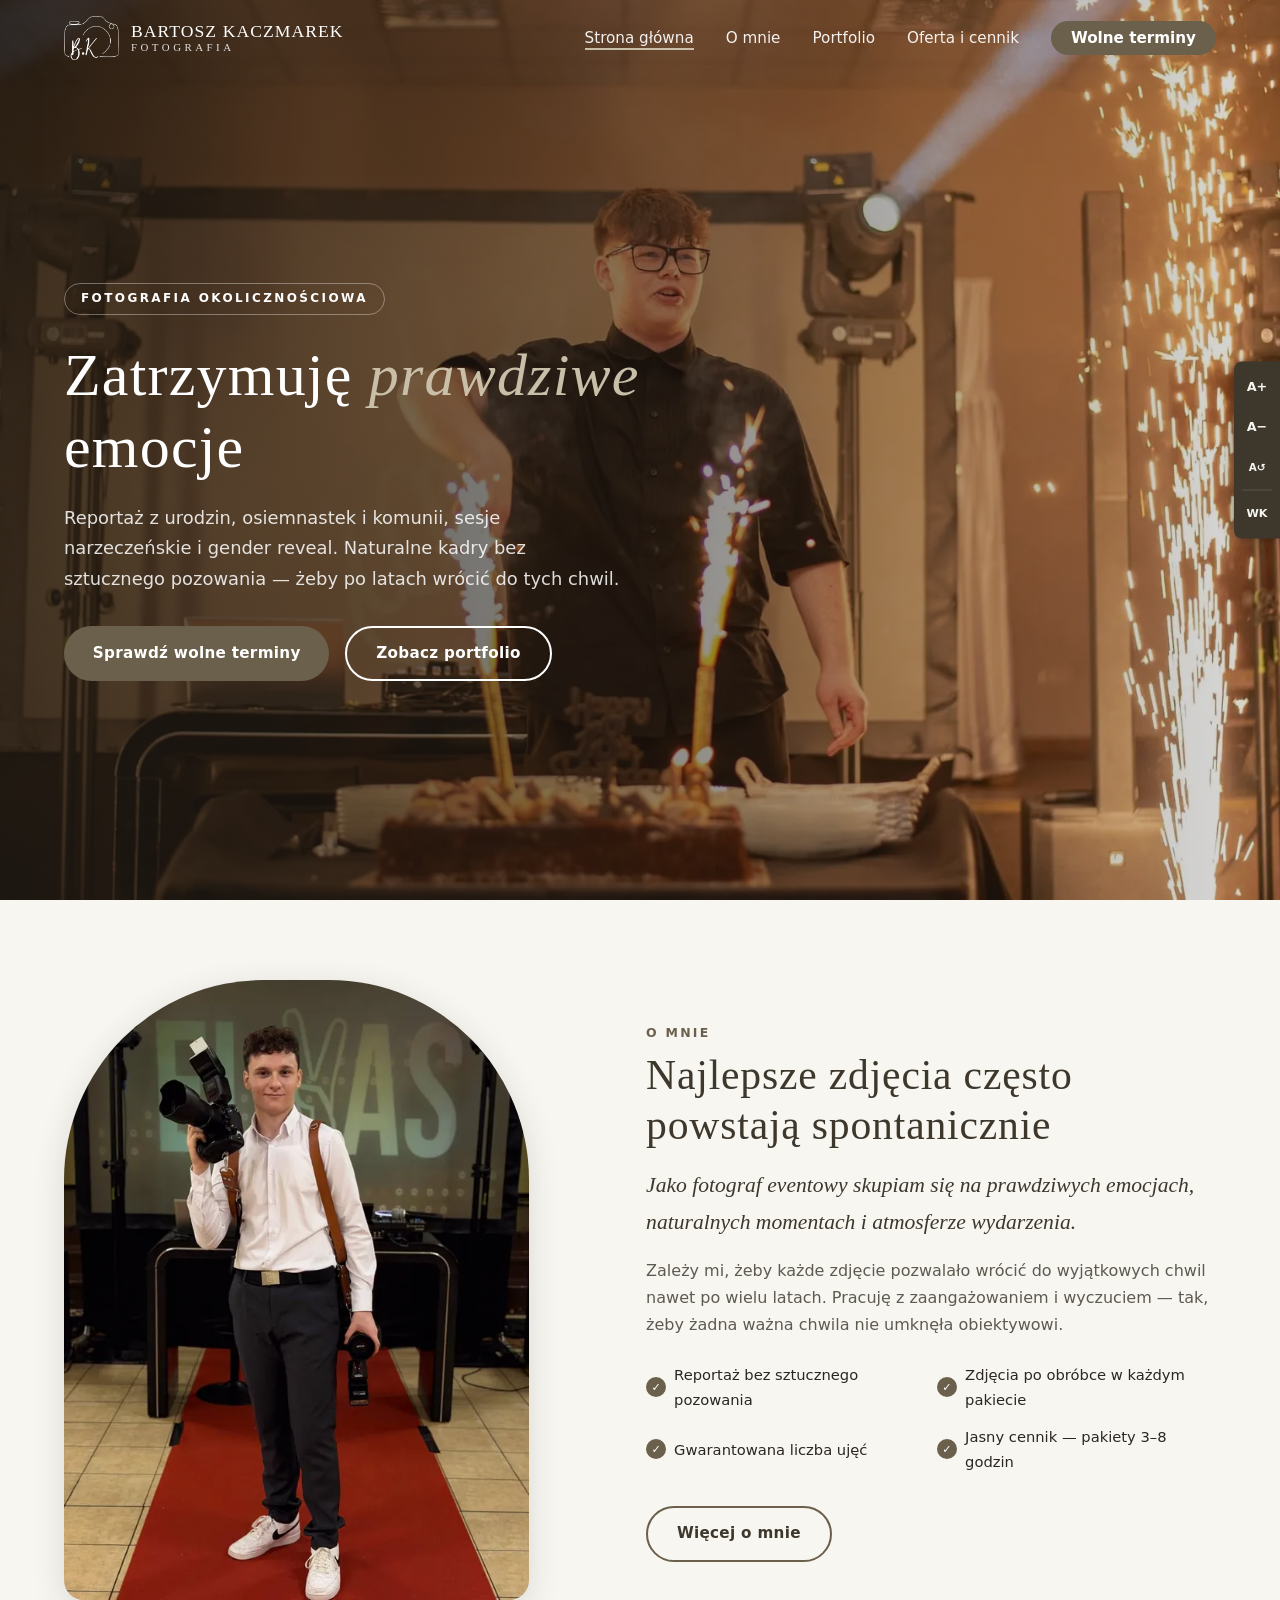
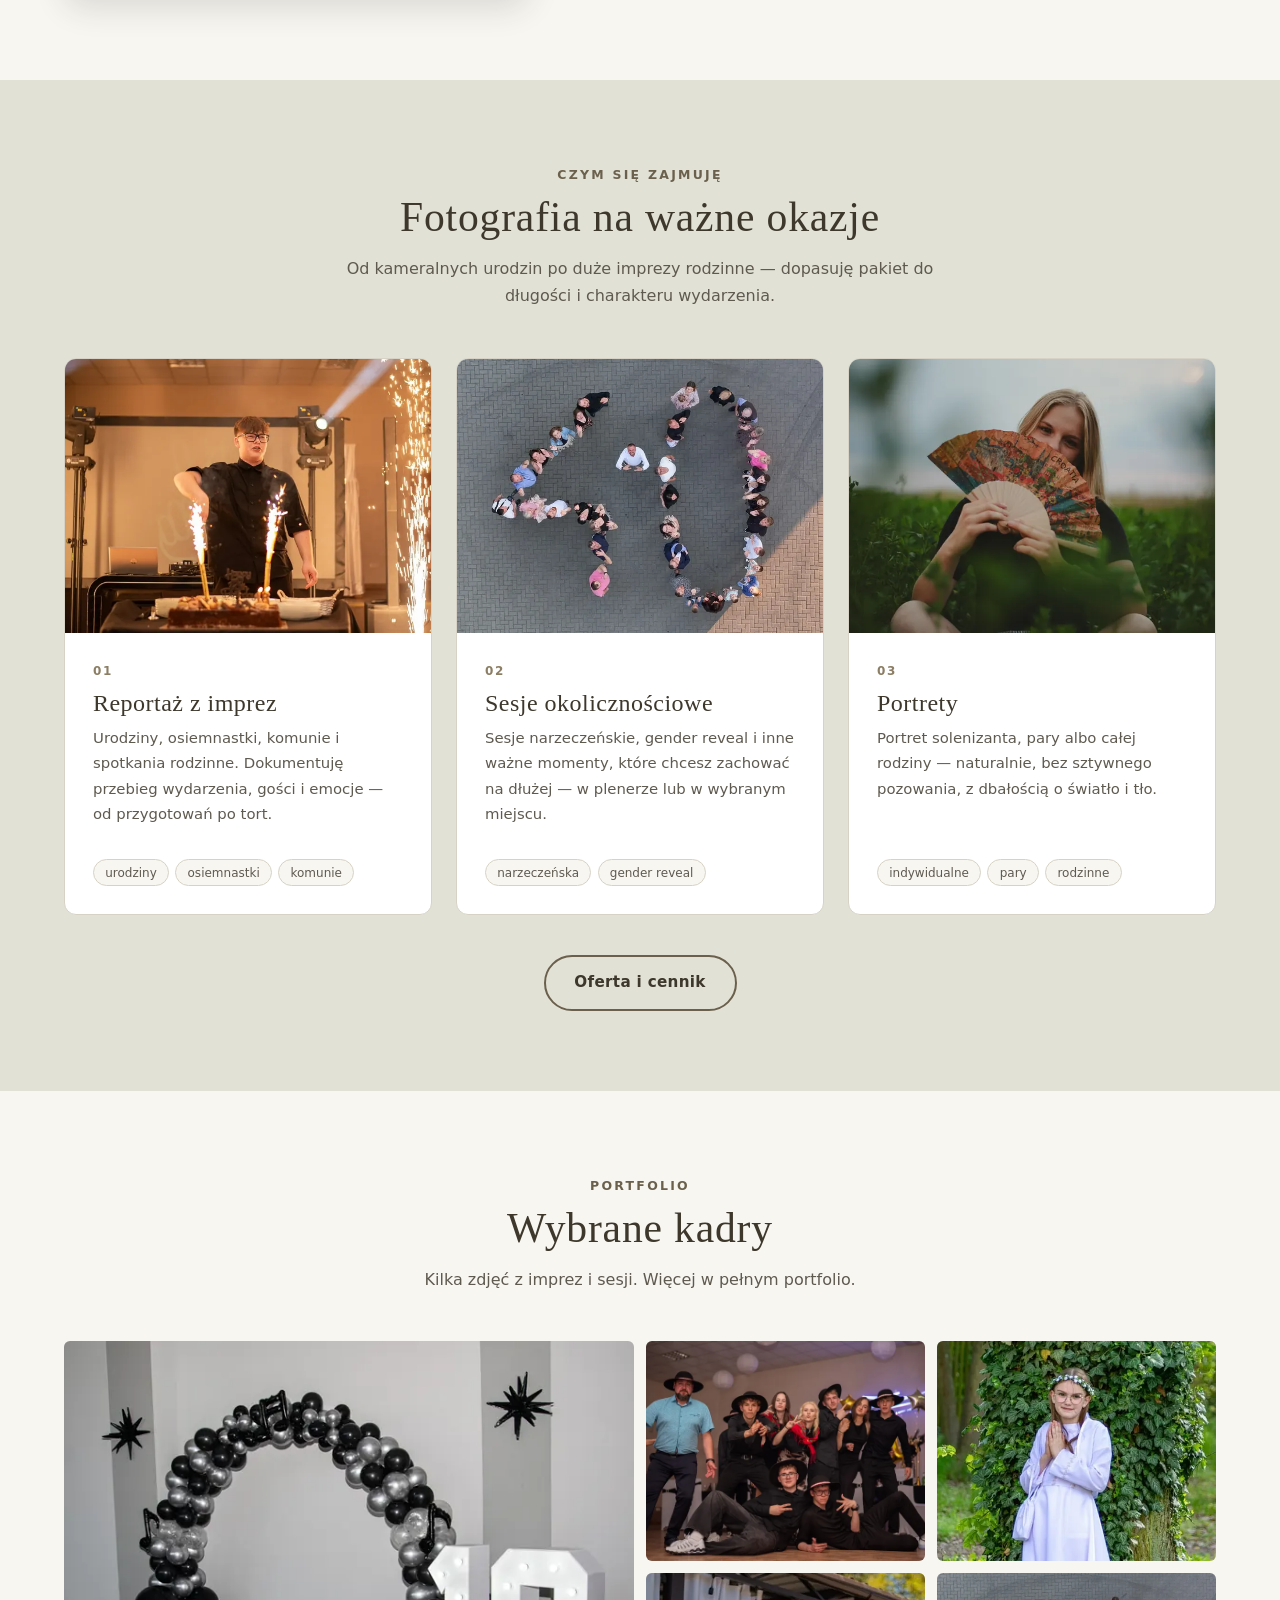
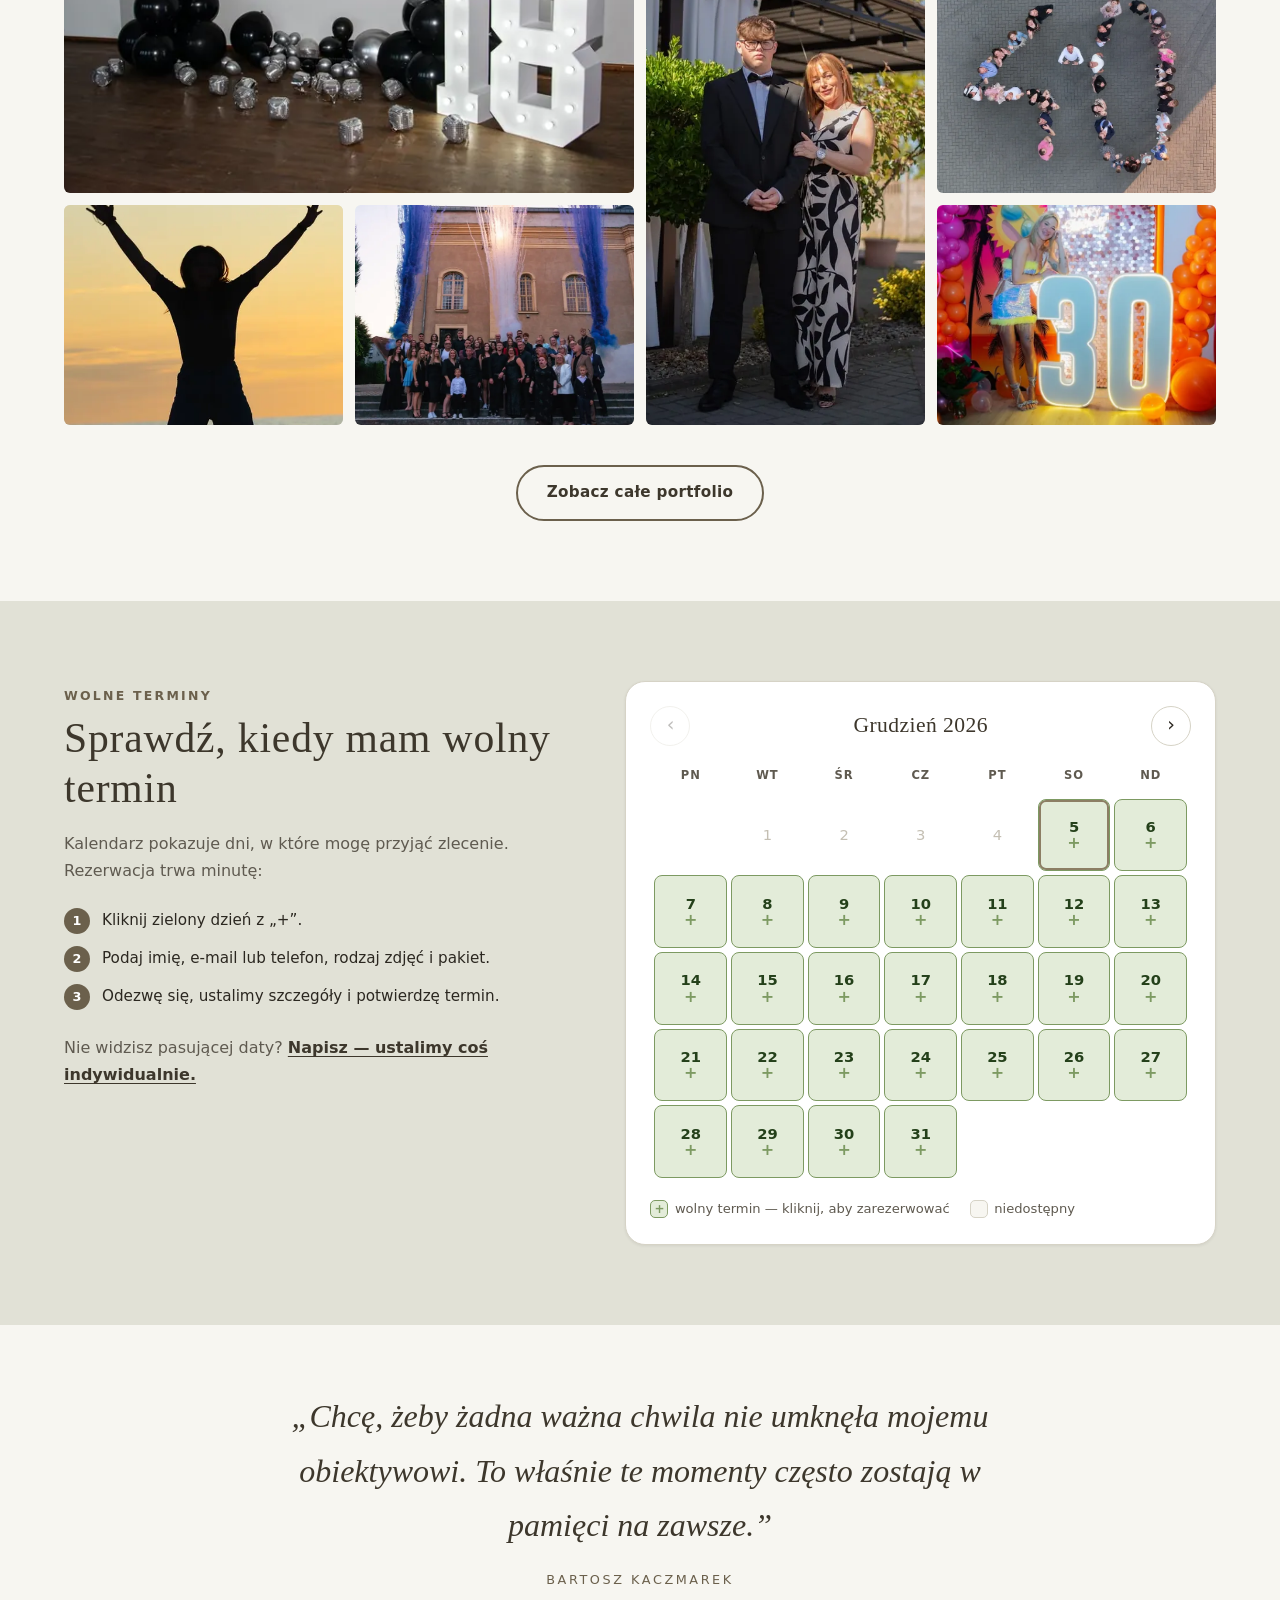
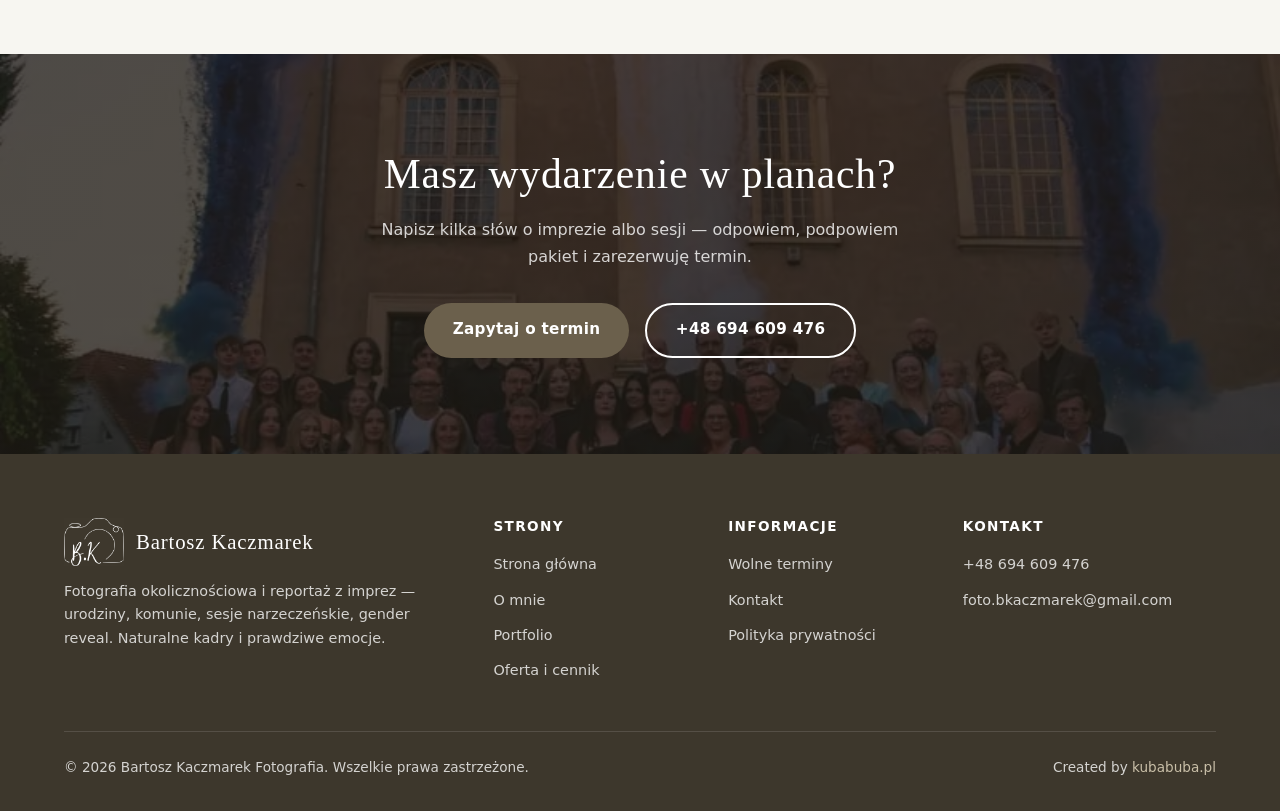
<file: index.html>
<!DOCTYPE html>
<html lang="pl">
<head>
  <meta charset="UTF-8">
  <meta name="viewport" content="width=device-width, initial-scale=1.0">
  <title>Bartosz Kaczmarek Fotografia — reportaż z imprez i sesje okolicznościowe</title>
  <meta name="description" content="Fotograf eventowy: reportaż z urodzin, osiemnastek i komunii, sesje narzeczeńskie i gender reveal. Sprawdź wolne terminy i zarezerwuj online.">
  <meta property="og:title" content="Bartosz Kaczmarek Fotografia">
  <meta property="og:description" content="Reportaż z imprez okolicznościowych i sesje zdjęciowe. Naturalne kadry i prawdziwe emocje.">
  <meta property="og:type" content="website">
  <meta property="og:locale" content="pl_PL">
  <!-- TODO po ustaleniu domeny: og:url, og:image (adres bezwzględny do assets/img/og-image.jpg), canonical -->
  <meta name="theme-color" content="#3d372c">
  <link rel="icon" type="image/png" href="favicon.png">
  <link rel="apple-touch-icon" href="apple-touch-icon.png">
  <link rel="preload" as="image" href="assets/img/hero.webp" fetchpriority="high">
  <link rel="stylesheet" href="assets/css/style.css">
  <script type="application/ld+json">
  {
    "@context": "https://schema.org",
    "@type": "LocalBusiness",
    "name": "Bartosz Kaczmarek Fotografia",
    "description": "Fotografia okolicznościowa: reportaż z imprez (urodziny, osiemnastki, komunie), sesje narzeczeńskie, gender reveal, portrety.",
    "telephone": "+48694609476",
    "email": "foto.bkaczmarek@gmail.com",
    "priceRange": "300–850 zł",
    "currenciesAccepted": "PLN"
  }
  </script>
</head>
<body data-page="home">

  <!-- Header (injected by components.js) -->
  <div id="header-placeholder"></div>

  <main id="main">

    <!-- ── HERO ──────────────────────────────────────────── -->
    <section id="hero">
      <div class="hero-bg">
        <img src="assets/img/hero.webp" alt="" width="1599" height="1067" fetchpriority="high">
      </div>
      <div class="container">
        <div class="hero-inner">
          <span class="hero-label">Fotografia okolicznościowa</span>
          <h1>Zatrzymuję <em>prawdziwe</em> emocje</h1>
          <p>Reportaż z urodzin, osiemnastek i komunii, sesje narzeczeńskie i gender reveal. Naturalne kadry bez sztucznego pozowania — żeby po latach wrócić do tych chwil.</p>
          <div class="hero-actions">
            <a href="#terminy" class="btn btn-primary">Sprawdź wolne terminy</a>
            <a href="portfolio.html" class="btn btn-outline">Zobacz portfolio</a>
          </div>
        </div>
      </div>
    </section>

    <!-- ── ABOUT PREVIEW ─────────────────────────────────── -->
    <section id="about-preview">
      <div class="container">
        <div class="about-grid">
          <div class="about-image reveal-left">
            <img src="assets/img/bartek-portret-sm.webp" alt="Bartosz Kaczmarek z aparatami na sali przed imprezą" width="600" height="800" loading="lazy" class="img-top">
          </div>
          <div class="about-content reveal-right">
            <span class="label">O mnie</span>
            <h2>Najlepsze zdjęcia często powstają spontanicznie</h2>
            <p class="lead">Jako fotograf eventowy skupiam się na prawdziwych emocjach, naturalnych momentach i atmosferze wydarzenia.</p>
            <p>Zależy mi, żeby każde zdjęcie pozwalało wrócić do wyjątkowych chwil nawet po wielu latach. Pracuję z zaangażowaniem i wyczuciem — tak, żeby żadna ważna chwila nie umknęła obiektywowi.</p>
            <div class="about-features">
              <span class="about-feature">Reportaż bez sztucznego pozowania</span>
              <span class="about-feature">Zdjęcia po obróbce w każdym pakiecie</span>
              <span class="about-feature">Gwarantowana liczba ujęć</span>
              <span class="about-feature">Jasny cennik — pakiety 3–8 godzin</span>
            </div>
            <a href="o-mnie.html" class="btn btn-outline-dark">Więcej o mnie</a>
          </div>
        </div>
      </div>
    </section>

    <!-- ── SERVICES ──────────────────────────────────────── -->
    <section id="services-preview" class="alt">
      <div class="container">
        <div class="section-header reveal">
          <span class="label">Czym się zajmuję</span>
          <h2>Fotografia na ważne okazje</h2>
          <p>Od kameralnych urodzin po duże imprezy rodzinne — dopasuję pakiet do długości i charakteru wydarzenia.</p>
        </div>
        <div class="services-grid">
          <article class="service-card reveal" data-delay="0">
            <div class="service-photo"><img src="assets/img/portfolio/tort-fontanny-sm.webp" alt="Wniesienie tortu z zimnymi ogniami podczas przyjęcia" width="720" height="480" loading="lazy"></div>
            <div class="service-body">
              <div class="service-num">01</div>
              <h3>Reportaż z imprez</h3>
              <p>Urodziny, osiemnastki, komunie i spotkania rodzinne. Dokumentuję przebieg wydarzenia, gości i emocje — od przygotowań po tort.</p>
              <ul class="service-tags"><li>urodziny</li><li>osiemnastki</li><li>komunie</li></ul>
            </div>
          </article>
          <article class="service-card reveal" data-delay="100">
            <div class="service-photo"><img src="assets/img/portfolio/czterdziestka-z-gory-sm.webp" alt="Goście ułożeni w liczbę 40, zdjęcie z góry" width="720" height="576" loading="lazy"></div>
            <div class="service-body">
              <div class="service-num">02</div>
              <h3>Sesje okolicznościowe</h3>
              <p>Sesje narzeczeńskie, gender reveal i inne ważne momenty, które chcesz zachować na dłużej — w plenerze lub w wybranym miejscu.</p>
              <ul class="service-tags"><li>narzeczeńska</li><li>gender reveal</li></ul>
            </div>
          </article>
          <article class="service-card reveal" data-delay="200">
            <div class="service-photo"><img src="assets/img/portfolio/portret-wachlarz-sm.webp" alt="Portret dziewczyny z wachlarzem w plenerze" width="720" height="481" loading="lazy"></div>
            <div class="service-body">
              <div class="service-num">03</div>
              <h3>Portrety</h3>
              <p>Portret solenizanta, pary albo całej rodziny — naturalnie, bez sztywnego pozowania, z dbałością o światło i tło.</p>
              <ul class="service-tags"><li>indywidualne</li><li>pary</li><li>rodzinne</li></ul>
            </div>
          </article>
        </div>
        <div style="text-align:center; margin-top:2.5rem;">
          <a href="oferta.html" class="btn btn-outline-dark">Oferta i cennik</a>
        </div>
      </div>
    </section>

    <!-- ── PORTFOLIO PREVIEW ─────────────────────────────── -->
    <section id="portfolio-preview">
      <div class="container">
        <div class="section-header reveal">
          <span class="label">Portfolio</span>
          <h2>Wybrane kadry</h2>
          <p>Kilka zdjęć z imprez i sesji. Więcej w pełnym portfolio.</p>
        </div>
        <div class="portfolio-mosaic reveal">
          <a href="portfolio.html#wydarzenia"><img src="assets/img/portfolio/osiemnastka-dekoracje-sm.webp" alt="Dekoracja balonowa i podświetlany napis 18 na osiemnastce" width="720" height="480" loading="lazy"></a>
          <a href="portfolio.html#wydarzenia"><img src="assets/img/portfolio/impreza-tematyczna-sm.webp" alt="Goście w kapeluszach na imprezie tematycznej" width="720" height="480" loading="lazy"></a>
          <a href="portfolio.html#portrety"><img src="assets/img/portfolio/komunia-portret-sm.webp" alt="Dziewczynka w stroju komunijnym na tle bluszczu" width="480" height="720" loading="lazy" class="img-top"></a>
          <a href="portfolio.html#portrety"><img src="assets/img/portfolio/mama-z-synem-sm.webp" alt="Mama z synem w eleganckich strojach" width="481" height="720" loading="lazy" class="img-top"></a>
          <a href="portfolio.html#z-gory"><img src="assets/img/portfolio/czterdziestka-z-gory-sm.webp" alt="Goście ułożeni w liczbę 40, zdjęcie z góry" width="720" height="576" loading="lazy"></a>
          <a href="portfolio.html#plener"><img src="assets/img/portfolio/plener-zachod-slonca-sm.webp" alt="Sylwetka na plaży o zachodzie słońca" width="480" height="720" loading="lazy" class="img-top"></a>
          <a href="portfolio.html#wydarzenia"><img src="assets/img/portfolio/zdjecie-grupowe-sm.webp" alt="Zdjęcie grupowe gości przed budynkiem" width="720" height="576" loading="lazy"></a>
          <a href="portfolio.html#portrety"><img src="assets/img/portfolio/trzydziestka-portret-sm.webp" alt="Solenizantka przy dekoracji z napisem 30" width="720" height="480" loading="lazy"></a>
        </div>
        <div style="text-align:center; margin-top:2.5rem;">
          <a href="portfolio.html" class="btn btn-outline-dark">Zobacz całe portfolio</a>
        </div>
      </div>
    </section>

    <!-- ── AVAILABILITY ──────────────────────────────────── -->
    <section id="terminy" class="alt">
      <div class="container">
        <div class="availability-grid">
          <div class="availability-info reveal-left">
            <span class="label">Wolne terminy</span>
            <h2>Sprawdź, kiedy mam wolny termin</h2>
            <p>Kalendarz pokazuje dni, w które mogę przyjąć zlecenie. Rezerwacja trwa minutę:</p>
            <ol class="availability-steps">
              <li>Kliknij zielony dzień z&nbsp;„+”.</li>
              <li>Podaj imię, e-mail lub telefon, rodzaj zdjęć i pakiet.</li>
              <li>Odezwę się, ustalimy szczegóły i potwierdzę termin.</li>
            </ol>
            <p>Nie widzisz pasującej daty? <a href="kontakt.html" data-booking class="text-link">Napisz — ustalimy coś indywidualnie.</a></p>
          </div>
          <div class="cal reveal-right" data-availability></div>
        </div>
      </div>
    </section>

    <!-- ── QUOTE ─────────────────────────────────────────── -->
    <section class="quote-band">
      <div class="container reveal">
        <blockquote>„Chcę, żeby żadna ważna chwila nie umknęła mojemu obiektywowi. To właśnie te momenty często zostają w pamięci na zawsze.”</blockquote>
        <cite>Bartosz Kaczmarek</cite>
      </div>
    </section>

    <!-- ── CTA ────────────────────────────────────────────── -->
    <section id="cta">
      <div class="container">
        <h2 class="reveal">Masz wydarzenie w planach?</h2>
        <p class="reveal">Napisz kilka słów o imprezie albo sesji — odpowiem, podpowiem pakiet i zarezerwuję termin.</p>
        <div class="cta-actions reveal">
          <a href="kontakt.html" class="btn btn-primary" data-booking>Zapytaj o termin</a>
          <a href="tel:+48694609476" class="btn btn-outline">+48 694 609 476</a>
        </div>
      </div>
    </section>

  </main>

  <!-- Footer (injected by components.js) -->
  <div id="footer-placeholder"></div>

  <script src="assets/js/components.js"></script>
  <script src="assets/js/main.js"></script>
  <script src="assets/js/calendar.js"></script>
  <script src="assets/js/booking.js"></script>
</body>
</html>
</file>
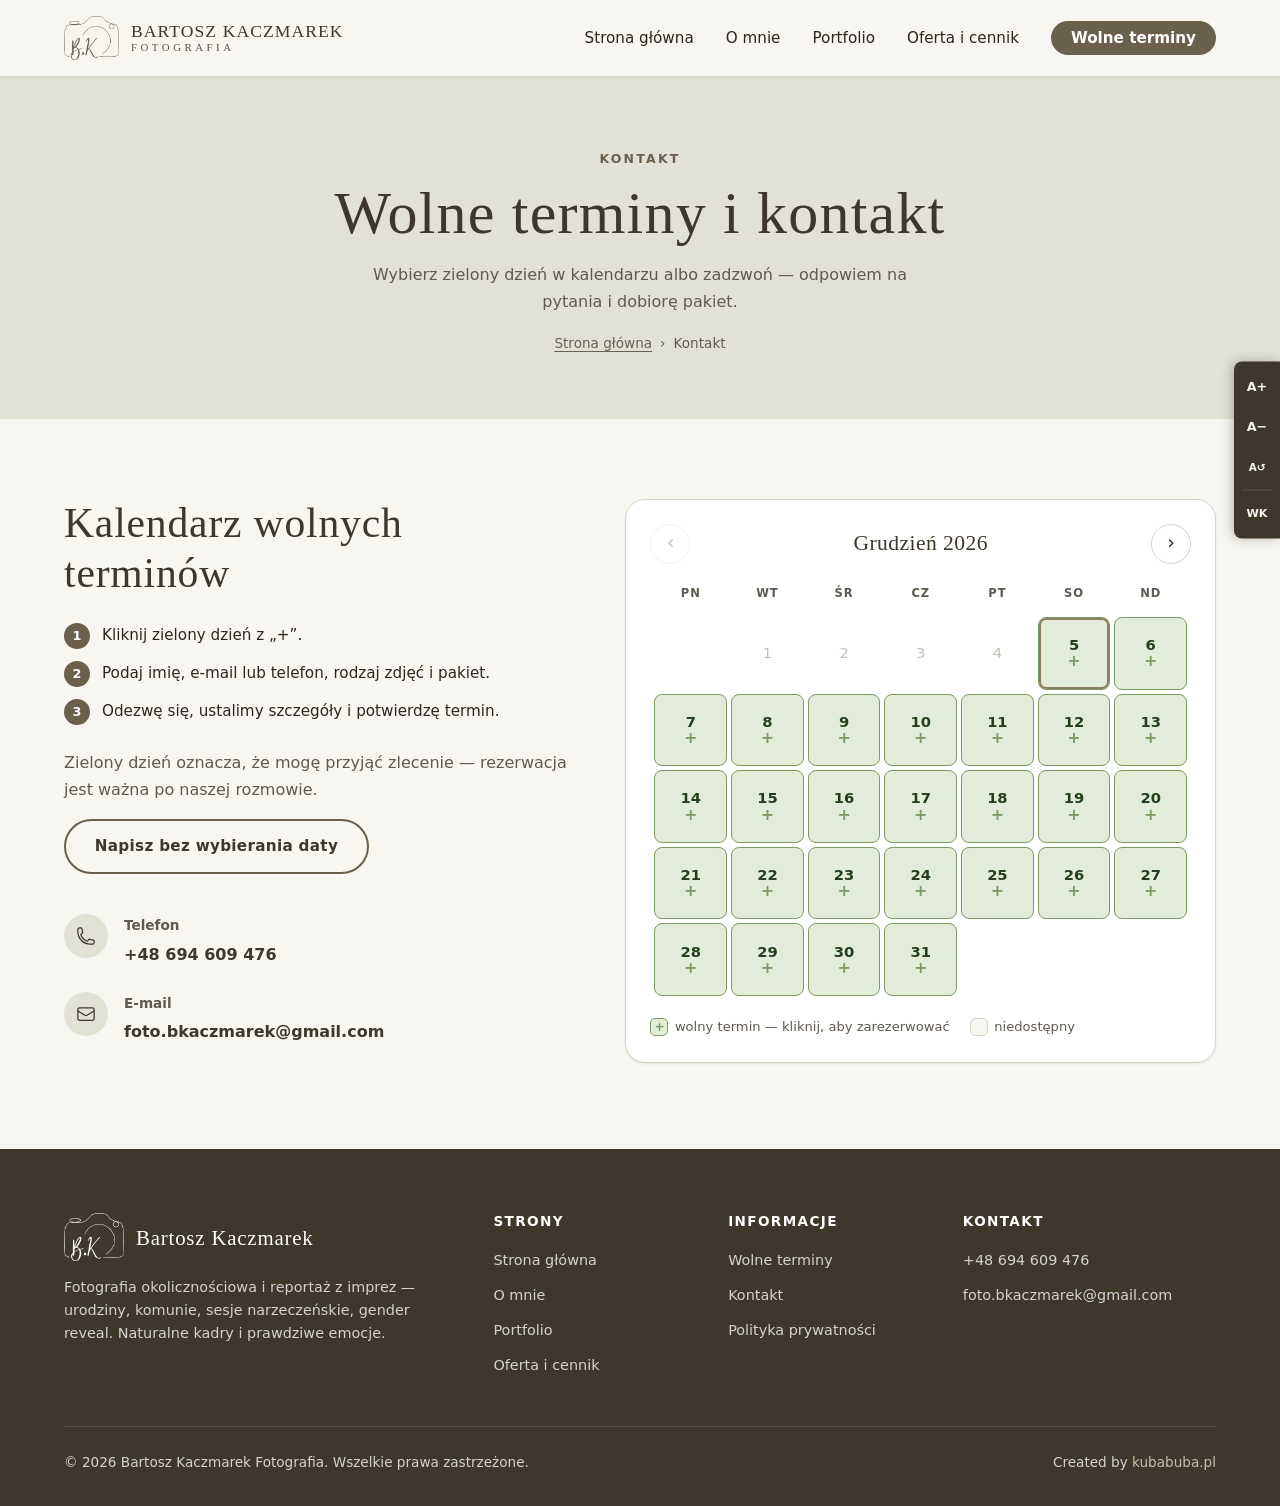
<file: kontakt.html>
<!DOCTYPE html>
<html lang="pl">
<head>
  <meta charset="UTF-8">
  <meta name="viewport" content="width=device-width, initial-scale=1.0">
  <title>Wolne terminy i kontakt — Bartosz Kaczmarek Fotografia</title>
  <meta name="description" content="Sprawdź wolne terminy fotografa i zarezerwuj online. Telefon +48 694 609 476, e-mail foto.bkaczmarek@gmail.com.">
  <meta property="og:title" content="Wolne terminy i kontakt — Bartosz Kaczmarek Fotografia">
  <meta property="og:description" content="Kalendarz wolnych terminów i formularz rezerwacji.">
  <meta property="og:type" content="website">
  <meta property="og:locale" content="pl_PL">
  <meta name="theme-color" content="#3d372c">
  <link rel="icon" type="image/png" href="favicon.png">
  <link rel="apple-touch-icon" href="apple-touch-icon.png">
  <link rel="stylesheet" href="assets/css/style.css">
</head>
<body data-page="kontakt" class="nav-solid">

  <div id="header-placeholder"></div>

  <main id="main">

    <div class="page-hero">
      <div class="container">
        <span class="label">Kontakt</span>
        <h1>Wolne terminy i kontakt</h1>
        <p>Wybierz zielony dzień w kalendarzu albo zadzwoń — odpowiem na pytania i dobiorę pakiet.</p>
        <nav class="breadcrumb" aria-label="Okruszki">
          <a href="index.html">Strona główna</a>
          <span aria-hidden="true">›</span>
          <span>Kontakt</span>
        </nav>
      </div>
    </div>

    <section id="terminy">
      <div class="container">
        <div class="availability-grid">
          <div class="availability-info">
            <h2>Kalendarz wolnych terminów</h2>
            <ol class="availability-steps">
              <li>Kliknij zielony dzień z&nbsp;„+”.</li>
              <li>Podaj imię, e-mail lub telefon, rodzaj zdjęć i pakiet.</li>
              <li>Odezwę się, ustalimy szczegóły i potwierdzę termin.</li>
            </ol>
            <p>Zielony dzień oznacza, że mogę przyjąć zlecenie — rezerwacja jest ważna po naszej rozmowie.</p>
            <a href="#" class="btn btn-outline-dark" data-booking>Napisz bez wybierania daty</a>

            <div class="contact-info" style="margin-top:2.5rem;">
              <div class="contact-item">
                <div class="contact-icon" aria-hidden="true"><svg xmlns="http://www.w3.org/2000/svg" fill="none" viewBox="0 0 24 24" stroke-width="1.5" stroke="currentColor"><path stroke-linecap="round" stroke-linejoin="round" d="M2.25 6.75c0 8.284 6.716 15 15 15h2.25a2.25 2.25 0 0 0 2.25-2.25v-1.372c0-.516-.351-.966-.852-1.091l-4.423-1.106c-.44-.11-.902.055-1.173.417l-.97 1.293c-.282.376-.769.542-1.21.38a12.035 12.035 0 0 1-7.143-7.143c-.162-.441.004-.928.38-1.21l1.293-.97c.363-.271.527-.734.417-1.173L6.963 3.102a1.125 1.125 0 0 0-1.091-.852H4.5A2.25 2.25 0 0 0 2.25 4.5v2.25Z"/></svg></div>
                <div>
                  <strong>Telefon</strong>
                  <a href="tel:+48694609476">+48 694 609 476</a>
                </div>
              </div>
              <div class="contact-item">
                <div class="contact-icon" aria-hidden="true"><svg xmlns="http://www.w3.org/2000/svg" fill="none" viewBox="0 0 24 24" stroke-width="1.5" stroke="currentColor"><path stroke-linecap="round" stroke-linejoin="round" d="M21.75 6.75v10.5a2.25 2.25 0 0 1-2.25 2.25h-15a2.25 2.25 0 0 1-2.25-2.25V6.75m19.5 0A2.25 2.25 0 0 0 19.5 4.5h-15a2.25 2.25 0 0 0-2.25 2.25m19.5 0v.243a2.25 2.25 0 0 1-1.07 1.916l-7.5 4.615a2.25 2.25 0 0 1-2.36 0L3.32 8.91a2.25 2.25 0 0 1-1.07-1.916V6.75"/></svg></div>
                <div>
                  <strong>E-mail</strong>
                  <a href="mailto:foto.bkaczmarek@gmail.com">foto.bkaczmarek@gmail.com</a>
                </div>
              </div>
              <!-- TODO: Facebook / Instagram / TikTok — po potwierdzeniu adresów profili przez Bartka -->
            </div>
          </div>
          <div class="cal" data-availability></div>
        </div>
      </div>
    </section>

  </main>

  <div id="footer-placeholder"></div>

  <script src="assets/js/components.js"></script>
  <script src="assets/js/main.js"></script>
  <script src="assets/js/calendar.js"></script>
  <script src="assets/js/booking.js"></script>
</body>
</html>
</file>
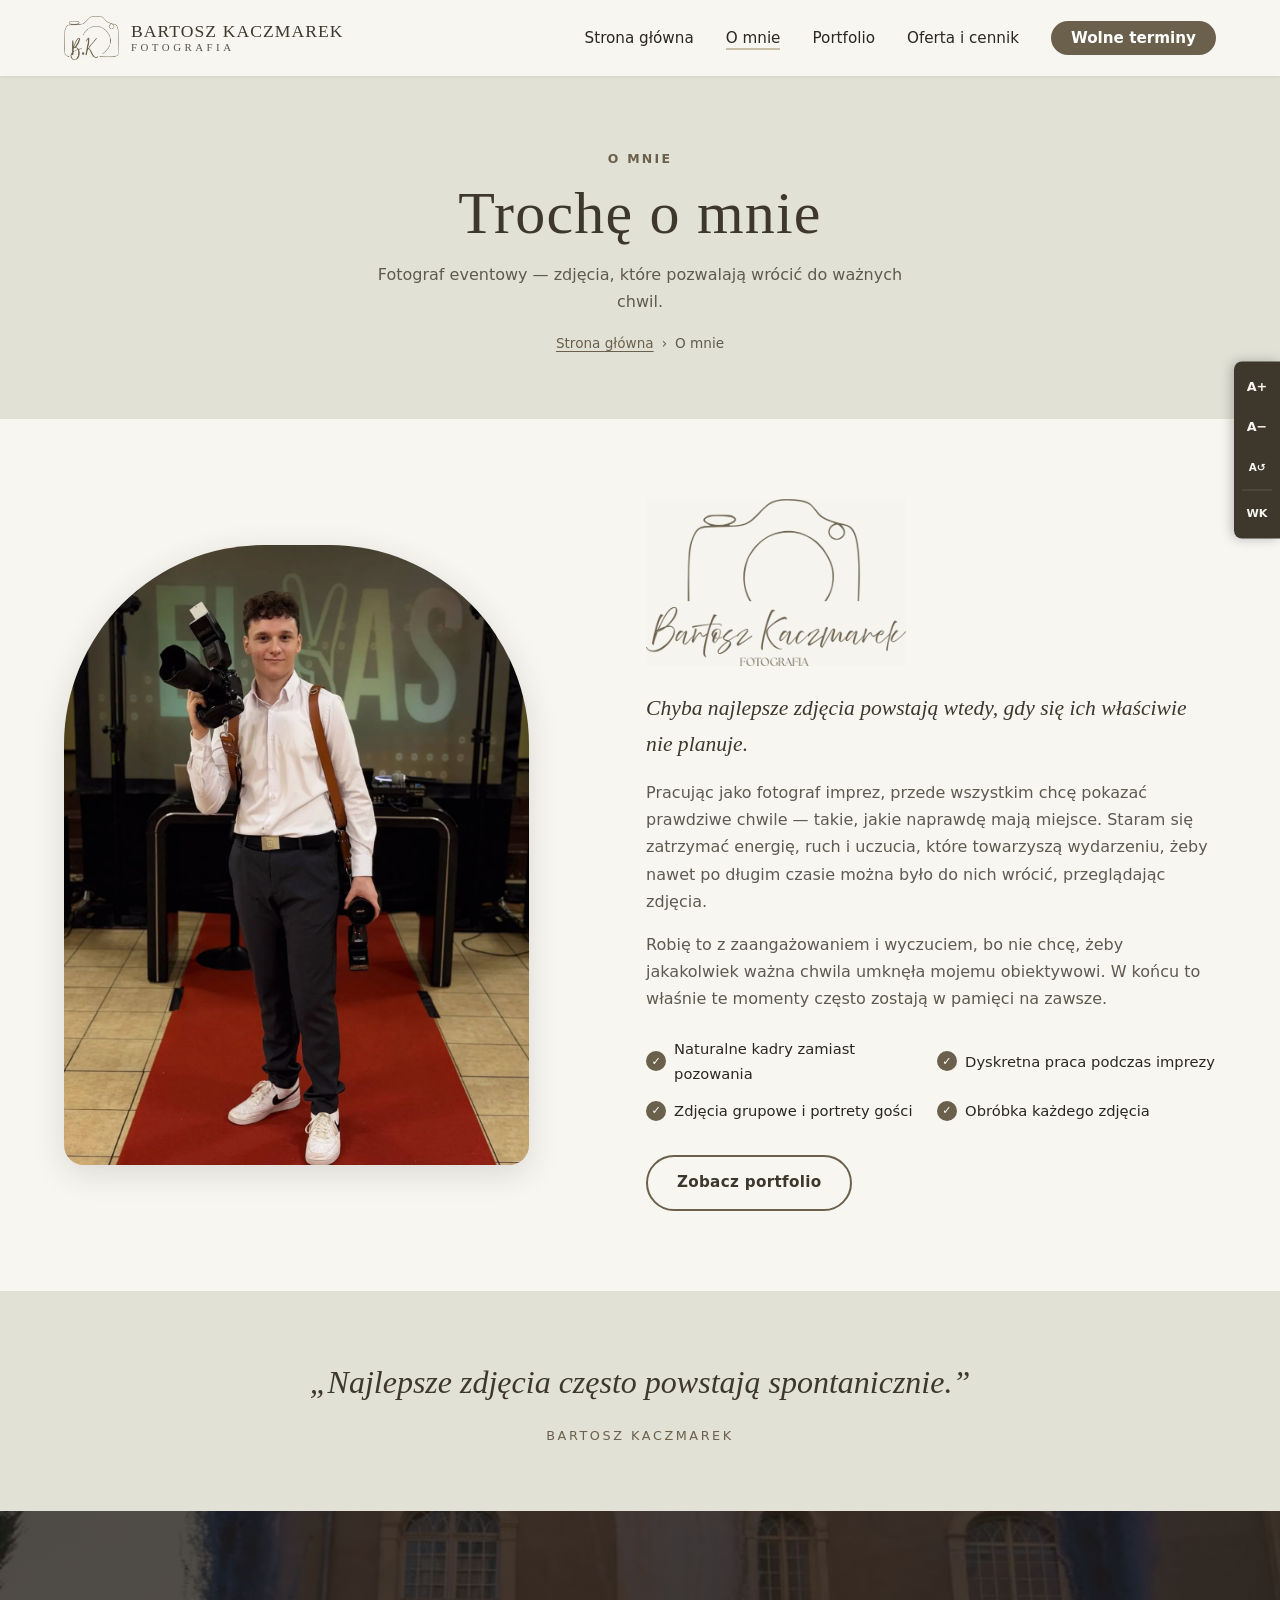
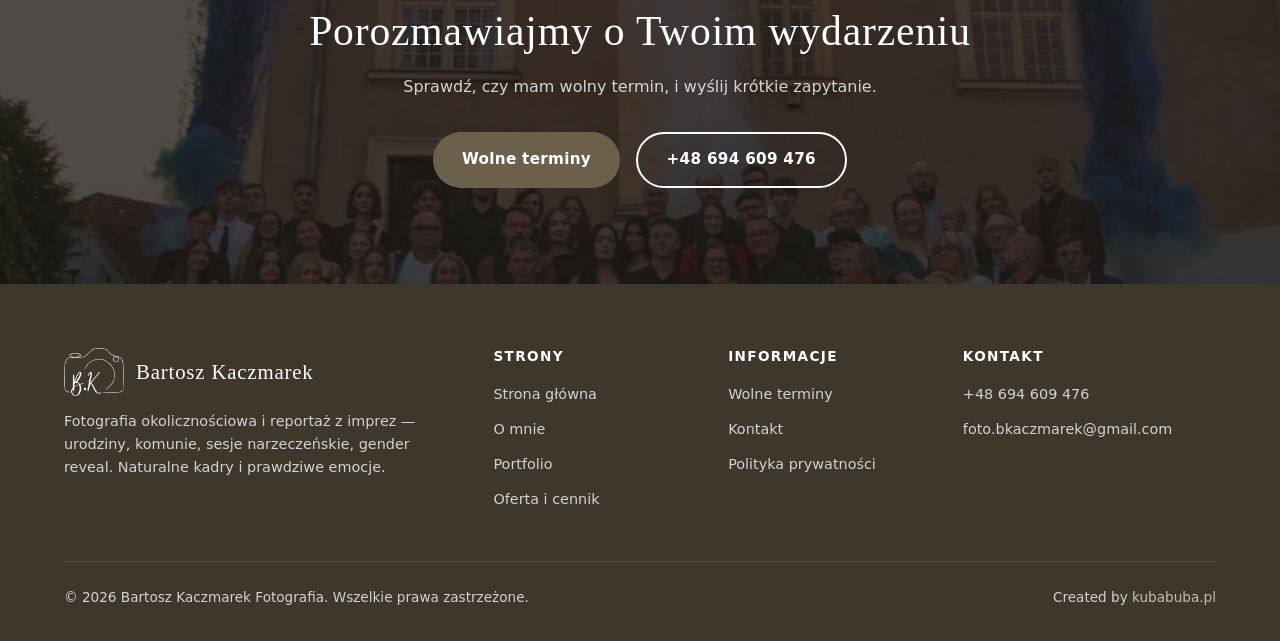
<file: o-mnie.html>
<!DOCTYPE html>
<html lang="pl">
<head>
  <meta charset="UTF-8">
  <meta name="viewport" content="width=device-width, initial-scale=1.0">
  <title>O mnie — Bartosz Kaczmarek Fotografia</title>
  <meta name="description" content="Bartosz Kaczmarek — fotograf eventowy. Reportaż z imprez okolicznościowych i sesje zdjęciowe nastawione na naturalne kadry i prawdziwe emocje.">
  <meta property="og:title" content="O mnie — Bartosz Kaczmarek Fotografia">
  <meta property="og:description" content="Fotograf eventowy nastawiony na naturalne kadry i prawdziwe emocje.">
  <meta property="og:type" content="website">
  <meta property="og:locale" content="pl_PL">
  <meta name="theme-color" content="#3d372c">
  <link rel="icon" type="image/png" href="favicon.png">
  <link rel="apple-touch-icon" href="apple-touch-icon.png">
  <link rel="stylesheet" href="assets/css/style.css">
</head>
<body data-page="o-mnie" class="nav-solid">

  <div id="header-placeholder"></div>

  <main id="main">

    <div class="page-hero">
      <div class="container">
        <span class="label">O mnie</span>
        <h1>Trochę o mnie</h1>
        <p>Fotograf eventowy — zdjęcia, które pozwalają wrócić do ważnych chwil.</p>
        <nav class="breadcrumb" aria-label="Okruszki">
          <a href="index.html">Strona główna</a>
          <span aria-hidden="true">›</span>
          <span>O mnie</span>
        </nav>
      </div>
    </div>

    <section>
      <div class="container">
        <div class="about-grid">
          <div class="about-image reveal-left">
            <img src="assets/img/bartek-portret.webp" alt="Bartosz Kaczmarek z aparatami na sali przed imprezą" width="1200" height="1600" loading="lazy" class="img-top">
          </div>
          <div class="about-content reveal-right">
            <img src="assets/img/logo-full.webp" alt="Bartosz Kaczmarek Fotografia — logo" width="600" height="385" loading="lazy" style="max-width:260px; margin-bottom:1.5rem;">
            <p class="lead">Chyba najlepsze zdjęcia powstają wtedy, gdy się ich właściwie nie planuje.</p>
            <p>Pracując jako fotograf imprez, przede wszystkim chcę pokazać prawdziwe chwile — takie, jakie naprawdę mają miejsce. Staram się zatrzymać energię, ruch i uczucia, które towarzyszą wydarzeniu, żeby nawet po długim czasie można było do nich wrócić, przeglądając zdjęcia.</p>
            <p>Robię to z zaangażowaniem i wyczuciem, bo nie chcę, żeby jakakolwiek ważna chwila umknęła mojemu obiektywowi. W końcu to właśnie te momenty często zostają w pamięci na zawsze.</p>
            <div class="about-features">
              <span class="about-feature">Naturalne kadry zamiast pozowania</span>
              <span class="about-feature">Dyskretna praca podczas imprezy</span>
              <span class="about-feature">Zdjęcia grupowe i portrety gości</span>
              <span class="about-feature">Obróbka każdego zdjęcia</span>
            </div>
            <a href="portfolio.html" class="btn btn-outline-dark">Zobacz portfolio</a>
          </div>
        </div>
      </div>
    </section>

    <section class="quote-band alt">
      <div class="container reveal">
        <blockquote>„Najlepsze zdjęcia często powstają spontanicznie.”</blockquote>
        <cite>Bartosz Kaczmarek</cite>
      </div>
    </section>

    <section id="cta">
      <div class="container">
        <h2 class="reveal">Porozmawiajmy o Twoim wydarzeniu</h2>
        <p class="reveal">Sprawdź, czy mam wolny termin, i wyślij krótkie zapytanie.</p>
        <div class="cta-actions reveal">
          <a href="kontakt.html#terminy" class="btn btn-primary">Wolne terminy</a>
          <a href="tel:+48694609476" class="btn btn-outline">+48 694 609 476</a>
        </div>
      </div>
    </section>

  </main>

  <div id="footer-placeholder"></div>

  <script src="assets/js/components.js"></script>
  <script src="assets/js/main.js"></script>
  <script src="assets/js/booking.js"></script>
</body>
</html>
</file>
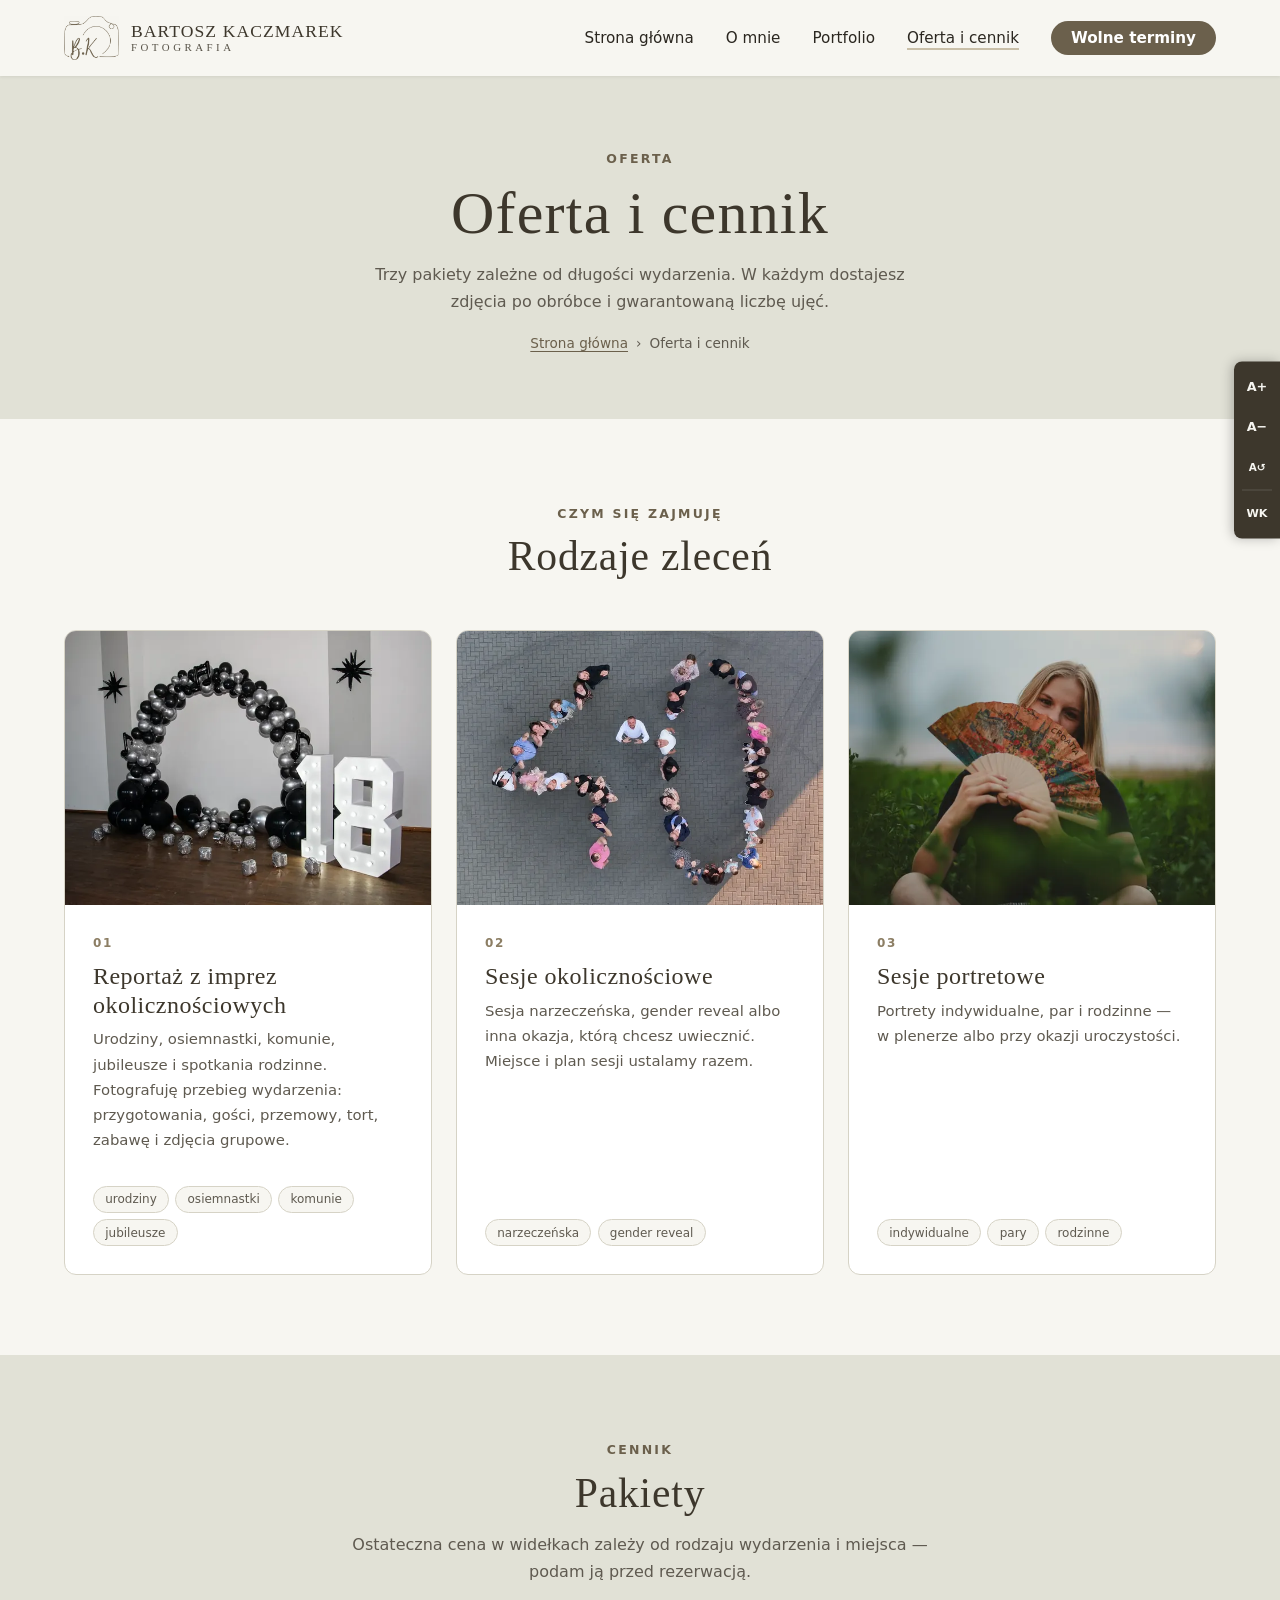
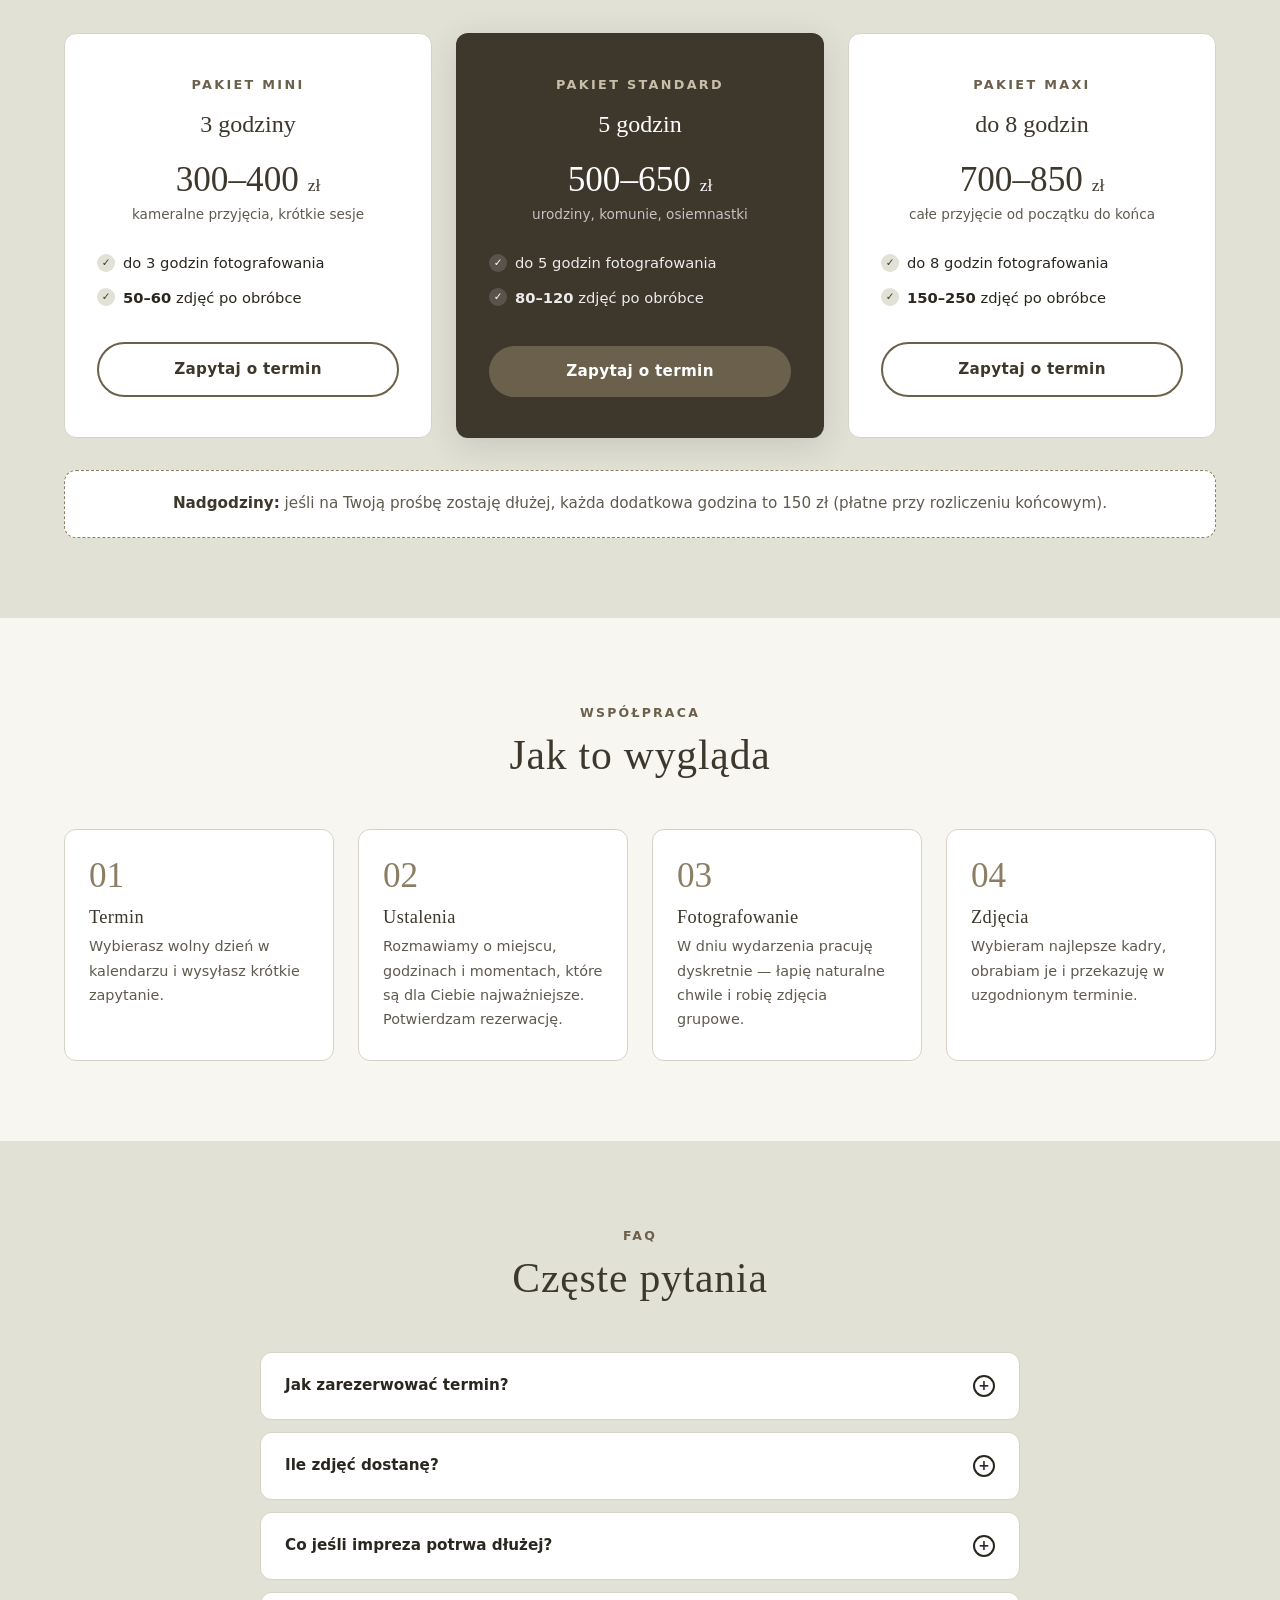
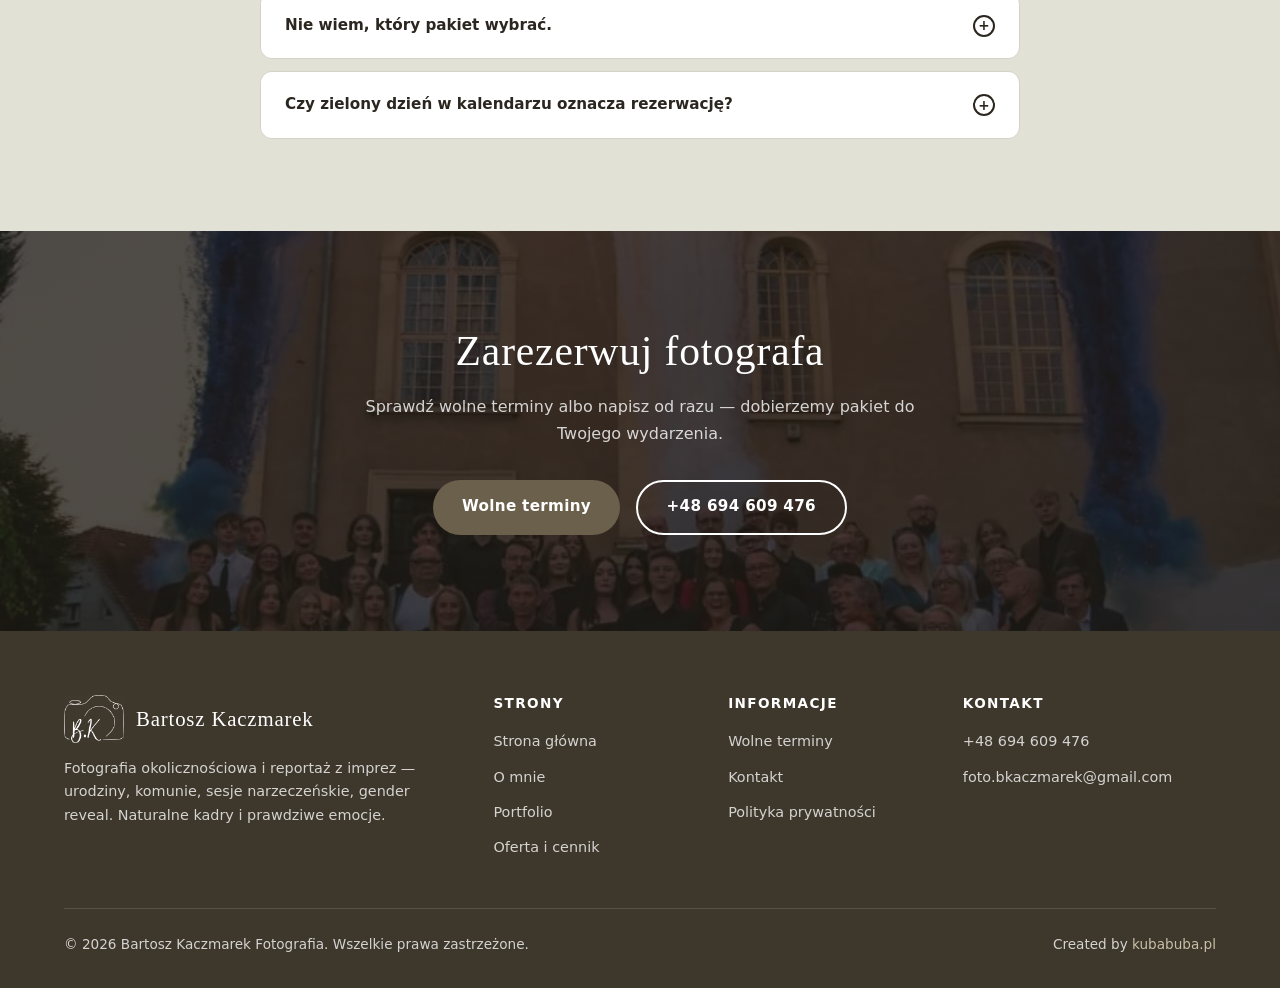
<file: oferta.html>
<!DOCTYPE html>
<html lang="pl">
<head>
  <meta charset="UTF-8">
  <meta name="viewport" content="width=device-width, initial-scale=1.0">
  <title>Oferta i cennik — Bartosz Kaczmarek Fotografia</title>
  <meta name="description" content="Pakiety fotograficzne Mini (3 h), Standard (5 h) i Maxi (do 8 h) z gwarantowaną liczbą zdjęć po obróbce. Reportaż z imprez, sesje okolicznościowe, portrety.">
  <meta property="og:title" content="Oferta i cennik — Bartosz Kaczmarek Fotografia">
  <meta property="og:description" content="Pakiety od 3 do 8 godzin, od 300 zł. Gwarantowana liczba zdjęć po obróbce.">
  <meta property="og:type" content="website">
  <meta property="og:locale" content="pl_PL">
  <meta name="theme-color" content="#3d372c">
  <link rel="icon" type="image/png" href="favicon.png">
  <link rel="apple-touch-icon" href="apple-touch-icon.png">
  <link rel="stylesheet" href="assets/css/style.css">
</head>
<body data-page="oferta" class="nav-solid">

  <div id="header-placeholder"></div>

  <main id="main">

    <div class="page-hero">
      <div class="container">
        <span class="label">Oferta</span>
        <h1>Oferta i cennik</h1>
        <p>Trzy pakiety zależne od długości wydarzenia. W każdym dostajesz zdjęcia po obróbce i gwarantowaną liczbę ujęć.</p>
        <nav class="breadcrumb" aria-label="Okruszki">
          <a href="index.html">Strona główna</a>
          <span aria-hidden="true">›</span>
          <span>Oferta i cennik</span>
        </nav>
      </div>
    </div>

    <!-- ── SERVICES ──────────────────────────────────────── -->
    <section>
      <div class="container">
        <div class="section-header reveal">
          <span class="label">Czym się zajmuję</span>
          <h2>Rodzaje zleceń</h2>
        </div>
        <div class="services-grid">
          <article class="service-card reveal" data-delay="0">
            <div class="service-photo"><img src="assets/img/portfolio/osiemnastka-dekoracje-sm.webp" alt="Dekoracja na osiemnastkę" width="720" height="480" loading="lazy"></div>
            <div class="service-body">
              <div class="service-num">01</div>
              <h3>Reportaż z imprez okolicznościowych</h3>
              <p>Urodziny, osiemnastki, komunie, jubileusze i spotkania rodzinne. Fotografuję przebieg wydarzenia: przygotowania, gości, przemowy, tort, zabawę i zdjęcia grupowe.</p>
              <ul class="service-tags"><li>urodziny</li><li>osiemnastki</li><li>komunie</li><li>jubileusze</li></ul>
            </div>
          </article>
          <article class="service-card reveal" data-delay="100">
            <div class="service-photo"><img src="assets/img/portfolio/czterdziestka-z-gory-sm.webp" alt="Goście ułożeni w liczbę 40, zdjęcie z góry" width="720" height="576" loading="lazy"></div>
            <div class="service-body">
              <div class="service-num">02</div>
              <h3>Sesje okolicznościowe</h3>
              <p>Sesja narzeczeńska, gender reveal albo inna okazja, którą chcesz uwiecznić. Miejsce i plan sesji ustalamy razem.</p>
              <ul class="service-tags"><li>narzeczeńska</li><li>gender reveal</li></ul>
            </div>
          </article>
          <article class="service-card reveal" data-delay="200">
            <div class="service-photo"><img src="assets/img/portfolio/portret-wachlarz-sm.webp" alt="Portret dziewczyny z wachlarzem w plenerze" width="720" height="481" loading="lazy"></div>
            <div class="service-body">
              <div class="service-num">03</div>
              <h3>Sesje portretowe</h3>
              <p>Portrety indywidualne, par i rodzinne — w plenerze albo przy okazji uroczystości.</p>
              <ul class="service-tags"><li>indywidualne</li><li>pary</li><li>rodzinne</li></ul>
            </div>
          </article>
        </div>
      </div>
    </section>

    <!-- ── PRICING ───────────────────────────────────────── -->
    <section id="cennik" class="alt">
      <div class="container">
        <div class="section-header reveal">
          <span class="label">Cennik</span>
          <h2>Pakiety</h2>
          <p>Ostateczna cena w widełkach zależy od rodzaju wydarzenia i miejsca — podam ją przed rezerwacją.</p>
        </div>
        <div class="pricing-grid">
          <div class="pricing-card reveal" data-delay="0">
            <div class="plan-name">Pakiet Mini</div>
            <div class="pricing-hours">3 godziny</div>
            <div class="pricing-price">300–400 <small>zł</small></div>
            <p class="pricing-note">kameralne przyjęcia, krótkie sesje</p>
            <ul class="pricing-features">
              <li>do 3 godzin fotografowania</li>
              <li><span><strong>50–60</strong> zdjęć po obróbce</span></li>
            </ul>
            <a href="kontakt.html" class="btn btn-outline-dark" data-booking data-package="mini">Zapytaj o termin</a>
          </div>
          <div class="pricing-card featured reveal" data-delay="100">
            <div class="plan-name">Pakiet Standard</div>
            <div class="pricing-hours">5 godzin</div>
            <div class="pricing-price">500–650 <small>zł</small></div>
            <p class="pricing-note">urodziny, komunie, osiemnastki</p>
            <ul class="pricing-features">
              <li>do 5 godzin fotografowania</li>
              <li><span><strong>80–120</strong> zdjęć po obróbce</span></li>
            </ul>
            <a href="kontakt.html" class="btn btn-primary" data-booking data-package="standard">Zapytaj o termin</a>
          </div>
          <div class="pricing-card reveal" data-delay="200">
            <div class="plan-name">Pakiet Maxi</div>
            <div class="pricing-hours">do 8 godzin</div>
            <div class="pricing-price">700–850 <small>zł</small></div>
            <p class="pricing-note">całe przyjęcie od początku do końca</p>
            <ul class="pricing-features">
              <li>do 8 godzin fotografowania</li>
              <li><span><strong>150–250</strong> zdjęć po obróbce</span></li>
            </ul>
            <a href="kontakt.html" class="btn btn-outline-dark" data-booking data-package="maxi">Zapytaj o termin</a>
          </div>
        </div>
        <p class="pricing-extra reveal"><strong>Nadgodziny:</strong> jeśli na Twoją prośbę zostaję dłużej, każda dodatkowa godzina to 150 zł (płatne przy rozliczeniu końcowym).</p>
      </div>
    </section>

    <!-- ── PROCESS ───────────────────────────────────────── -->
    <section>
      <div class="container">
        <div class="section-header reveal">
          <span class="label">Współpraca</span>
          <h2>Jak to wygląda</h2>
        </div>
        <div class="process-grid">
          <div class="process-step reveal" data-delay="0">
            <h3>Termin</h3>
            <p>Wybierasz wolny dzień w kalendarzu i wysyłasz krótkie zapytanie.</p>
          </div>
          <div class="process-step reveal" data-delay="100">
            <h3>Ustalenia</h3>
            <p>Rozmawiamy o miejscu, godzinach i momentach, które są dla Ciebie najważniejsze. Potwierdzam rezerwację.</p>
          </div>
          <div class="process-step reveal" data-delay="200">
            <h3>Fotografowanie</h3>
            <p>W dniu wydarzenia pracuję dyskretnie — łapię naturalne chwile i robię zdjęcia grupowe.</p>
          </div>
          <div class="process-step reveal" data-delay="300">
            <h3>Zdjęcia</h3>
            <p>Wybieram najlepsze kadry, obrabiam je i przekazuję w uzgodnionym terminie.</p>
          </div>
        </div>
      </div>
    </section>

    <!-- ── FAQ ───────────────────────────────────────────── -->
    <section class="alt">
      <div class="container">
        <div class="section-header reveal">
          <span class="label">FAQ</span>
          <h2>Częste pytania</h2>
        </div>
        <div class="faq-list reveal">
          <div class="faq-item">
            <button type="button" class="faq-question" aria-expanded="false">Jak zarezerwować termin?<span class="faq-icon" aria-hidden="true">+</span></button>
            <div class="faq-answer"><p>W <a class="text-link" href="kontakt.html#terminy">kalendarzu wolnych terminów</a> kliknij zielony dzień z „+” i wyślij krótkie zapytanie. Odezwę się, ustalimy szczegóły, a po rozmowie potwierdzę rezerwację.</p></div>
          </div>
          <div class="faq-item">
            <button type="button" class="faq-question" aria-expanded="false">Ile zdjęć dostanę?<span class="faq-icon" aria-hidden="true">+</span></button>
            <div class="faq-answer"><p>Każdy pakiet ma gwarantowaną liczbę zdjęć po obróbce: Mini 50–60, Standard 80–120, Maxi 150–250. Dokładna liczba zależy od przebiegu wydarzenia.</p></div>
          </div>
          <div class="faq-item">
            <button type="button" class="faq-question" aria-expanded="false">Co jeśli impreza potrwa dłużej?<span class="faq-icon" aria-hidden="true">+</span></button>
            <div class="faq-answer"><p>Mogę zostać dłużej — każda dodatkowa godzina to 150 zł, rozliczana na koniec.</p></div>
          </div>
          <div class="faq-item">
            <button type="button" class="faq-question" aria-expanded="false">Nie wiem, który pakiet wybrać.<span class="faq-icon" aria-hidden="true">+</span></button>
            <div class="faq-answer"><p>W formularzu wybierz „Jeszcze nie wiem” i opisz wydarzenie — podpowiem pakiet dopasowany do jego długości i charakteru.</p></div>
          </div>
          <div class="faq-item">
            <button type="button" class="faq-question" aria-expanded="false">Czy zielony dzień w kalendarzu oznacza rezerwację?<span class="faq-icon" aria-hidden="true">+</span></button>
            <div class="faq-answer"><p>Nie — zielony dzień oznacza, że mogę przyjąć zlecenie. Termin jest zarezerwowany dopiero po naszej rozmowie i moim potwierdzeniu.</p></div>
          </div>
        </div>
      </div>
    </section>

    <section id="cta">
      <div class="container">
        <h2 class="reveal">Zarezerwuj fotografa</h2>
        <p class="reveal">Sprawdź wolne terminy albo napisz od razu — dobierzemy pakiet do Twojego wydarzenia.</p>
        <div class="cta-actions reveal">
          <a href="kontakt.html#terminy" class="btn btn-primary">Wolne terminy</a>
          <a href="tel:+48694609476" class="btn btn-outline">+48 694 609 476</a>
        </div>
      </div>
    </section>

  </main>

  <div id="footer-placeholder"></div>

  <script src="assets/js/components.js"></script>
  <script src="assets/js/main.js"></script>
  <script src="assets/js/booking.js"></script>
</body>
</html>
</file>
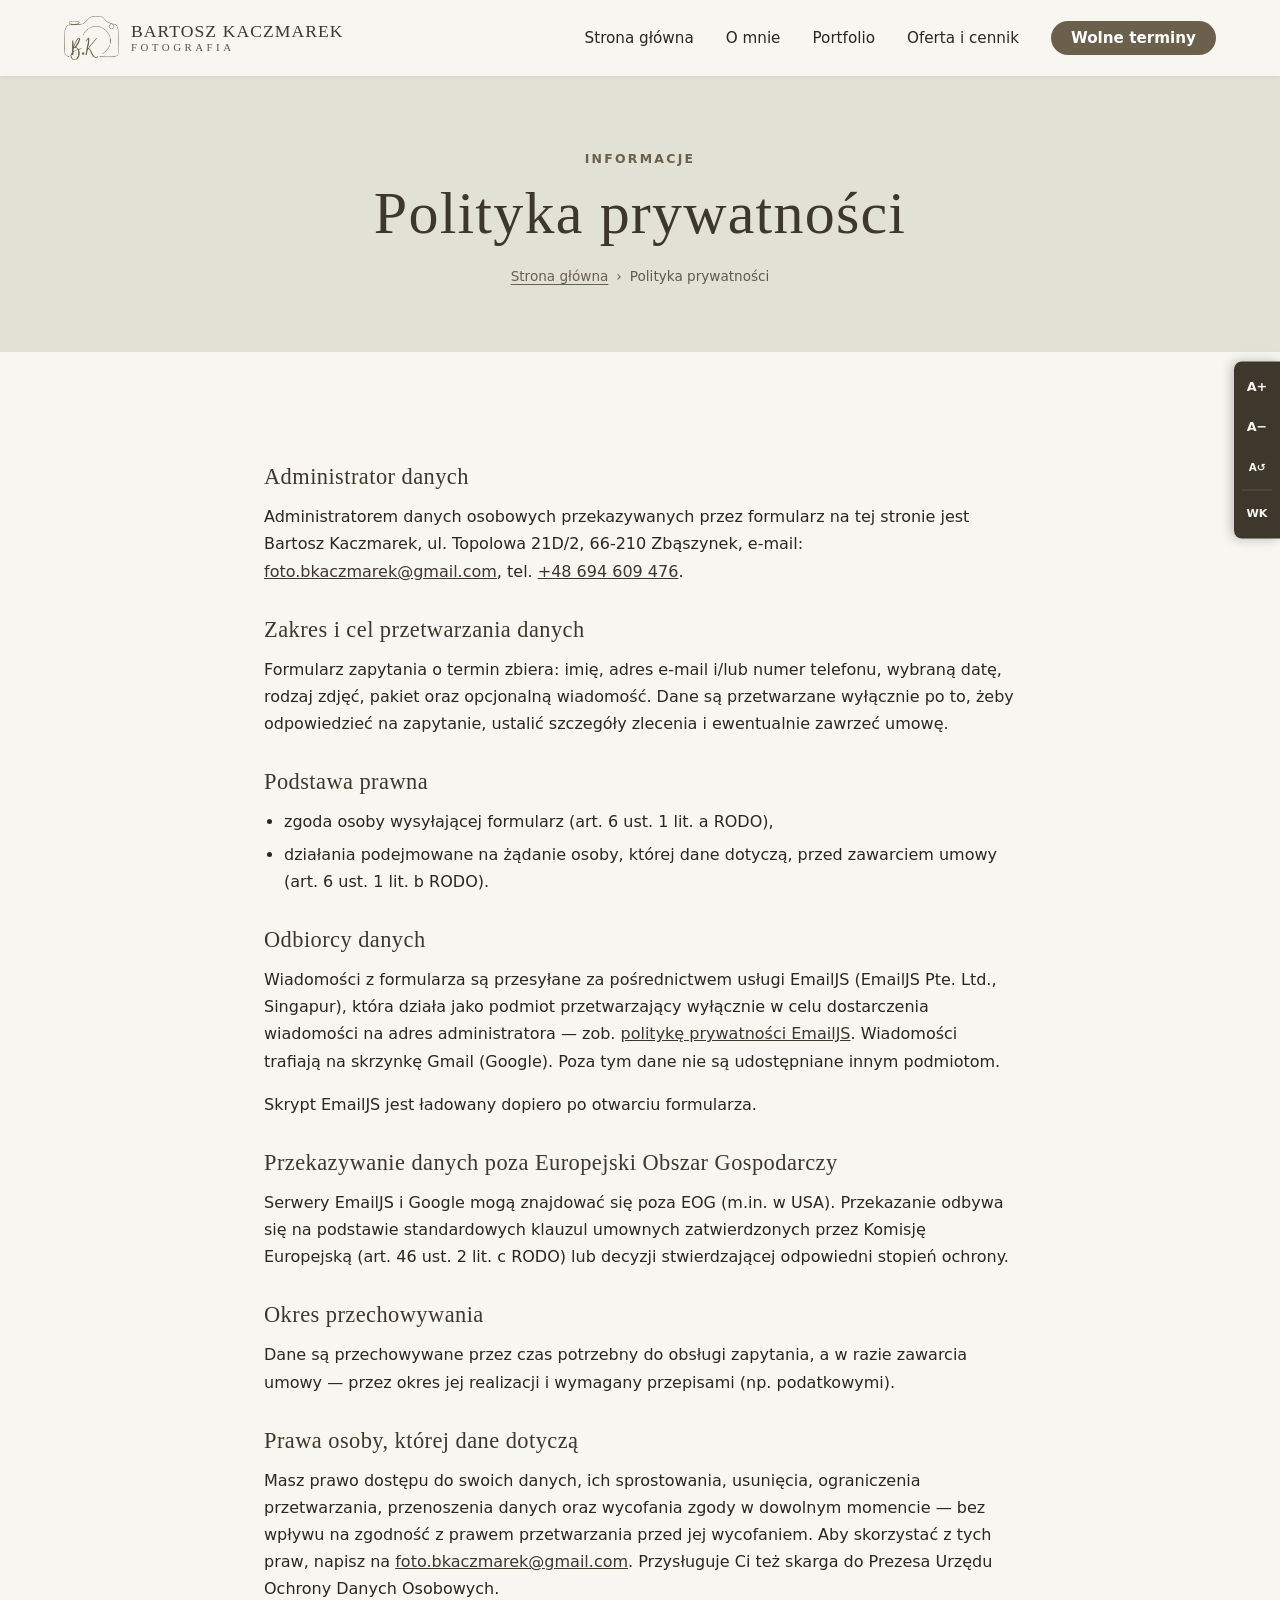
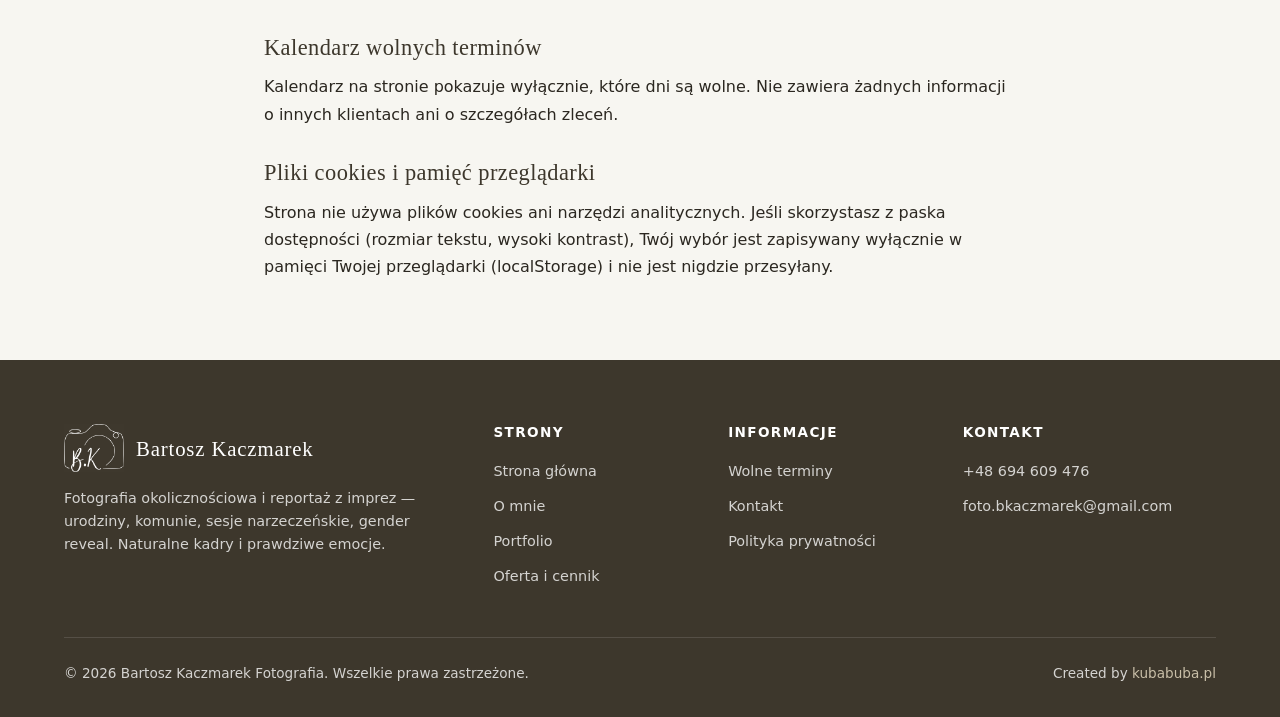
<file: polityka-prywatnosci.html>
<!DOCTYPE html>
<html lang="pl">
<head>
  <meta charset="UTF-8">
  <meta name="viewport" content="width=device-width, initial-scale=1.0">
  <title>Polityka prywatności — Bartosz Kaczmarek Fotografia</title>
  <meta name="description" content="Zasady przetwarzania danych osobowych przekazanych przez formularz na stronie Bartosz Kaczmarek Fotografia.">
  <meta name="robots" content="noindex, follow">
  <meta name="theme-color" content="#3d372c">
  <link rel="icon" type="image/png" href="favicon.png">
  <link rel="apple-touch-icon" href="apple-touch-icon.png">
  <link rel="stylesheet" href="assets/css/style.css">
</head>
<body data-page="polityka" class="nav-solid">

  <div id="header-placeholder"></div>

  <main id="main">

    <div class="page-hero">
      <div class="container">
        <span class="label">Informacje</span>
        <h1>Polityka prywatności</h1>
        <nav class="breadcrumb" aria-label="Okruszki">
          <a href="index.html">Strona główna</a>
          <span aria-hidden="true">›</span>
          <span>Polityka prywatności</span>
        </nav>
      </div>
    </div>

    <section>
      <div class="container legal">
        <h2>Administrator danych</h2>
        <p>Administratorem danych osobowych przekazywanych przez formularz na tej stronie jest Bartosz Kaczmarek, ul. Topolowa 21D/2, 66-210 Zbąszynek, e-mail: <a href="mailto:foto.bkaczmarek@gmail.com">foto.bkaczmarek@gmail.com</a>, tel. <a href="tel:+48694609476">+48 694 609 476</a>.</p>

        <h2>Zakres i cel przetwarzania danych</h2>
        <p>Formularz zapytania o termin zbiera: imię, adres e-mail i/lub numer telefonu, wybraną datę, rodzaj zdjęć, pakiet oraz opcjonalną wiadomość. Dane są przetwarzane wyłącznie po to, żeby odpowiedzieć na zapytanie, ustalić szczegóły zlecenia i ewentualnie zawrzeć umowę.</p>

        <h2>Podstawa prawna</h2>
        <ul>
          <li>zgoda osoby wysyłającej formularz (art. 6 ust. 1 lit. a RODO),</li>
          <li>działania podejmowane na żądanie osoby, której dane dotyczą, przed zawarciem umowy (art. 6 ust. 1 lit. b RODO).</li>
        </ul>

        <h2>Odbiorcy danych</h2>
        <p>Wiadomości z formularza są przesyłane za pośrednictwem usługi EmailJS (EmailJS Pte. Ltd., Singapur), która działa jako podmiot przetwarzający wyłącznie w celu dostarczenia wiadomości na adres administratora — zob. <a href="https://www.emailjs.com/legal/privacy-policy/" target="_blank" rel="noopener">politykę prywatności EmailJS</a>. Wiadomości trafiają na skrzynkę Gmail (Google). Poza tym dane nie są udostępniane innym podmiotom.</p>
        <p>Skrypt EmailJS jest ładowany dopiero po otwarciu formularza.</p>

        <h2>Przekazywanie danych poza Europejski Obszar Gospodarczy</h2>
        <p>Serwery EmailJS i Google mogą znajdować się poza EOG (m.in. w USA). Przekazanie odbywa się na podstawie standardowych klauzul umownych zatwierdzonych przez Komisję Europejską (art. 46 ust. 2 lit. c RODO) lub decyzji stwierdzającej odpowiedni stopień ochrony.</p>

        <h2>Okres przechowywania</h2>
        <p>Dane są przechowywane przez czas potrzebny do obsługi zapytania, a w razie zawarcia umowy — przez okres jej realizacji i wymagany przepisami (np. podatkowymi).</p>

        <h2>Prawa osoby, której dane dotyczą</h2>
        <p>Masz prawo dostępu do swoich danych, ich sprostowania, usunięcia, ograniczenia przetwarzania, przenoszenia danych oraz wycofania zgody w dowolnym momencie — bez wpływu na zgodność z prawem przetwarzania przed jej wycofaniem. Aby skorzystać z tych praw, napisz na <a href="mailto:foto.bkaczmarek@gmail.com">foto.bkaczmarek@gmail.com</a>. Przysługuje Ci też skarga do Prezesa Urzędu Ochrony Danych Osobowych.</p>

        <h2>Kalendarz wolnych terminów</h2>
        <p>Kalendarz na stronie pokazuje wyłącznie, które dni są wolne. Nie zawiera żadnych informacji o innych klientach ani o szczegółach zleceń.</p>

        <h2>Pliki cookies i pamięć przeglądarki</h2>
        <p>Strona nie używa plików cookies ani narzędzi analitycznych. Jeśli skorzystasz z paska dostępności (rozmiar tekstu, wysoki kontrast), Twój wybór jest zapisywany wyłącznie w pamięci Twojej przeglądarki (localStorage) i nie jest nigdzie przesyłany.</p>
      </div>
    </section>

  </main>

  <div id="footer-placeholder"></div>

  <script src="assets/js/components.js"></script>
  <script src="assets/js/main.js"></script>
  <script src="assets/js/booking.js"></script>
</body>
</html>
</file>
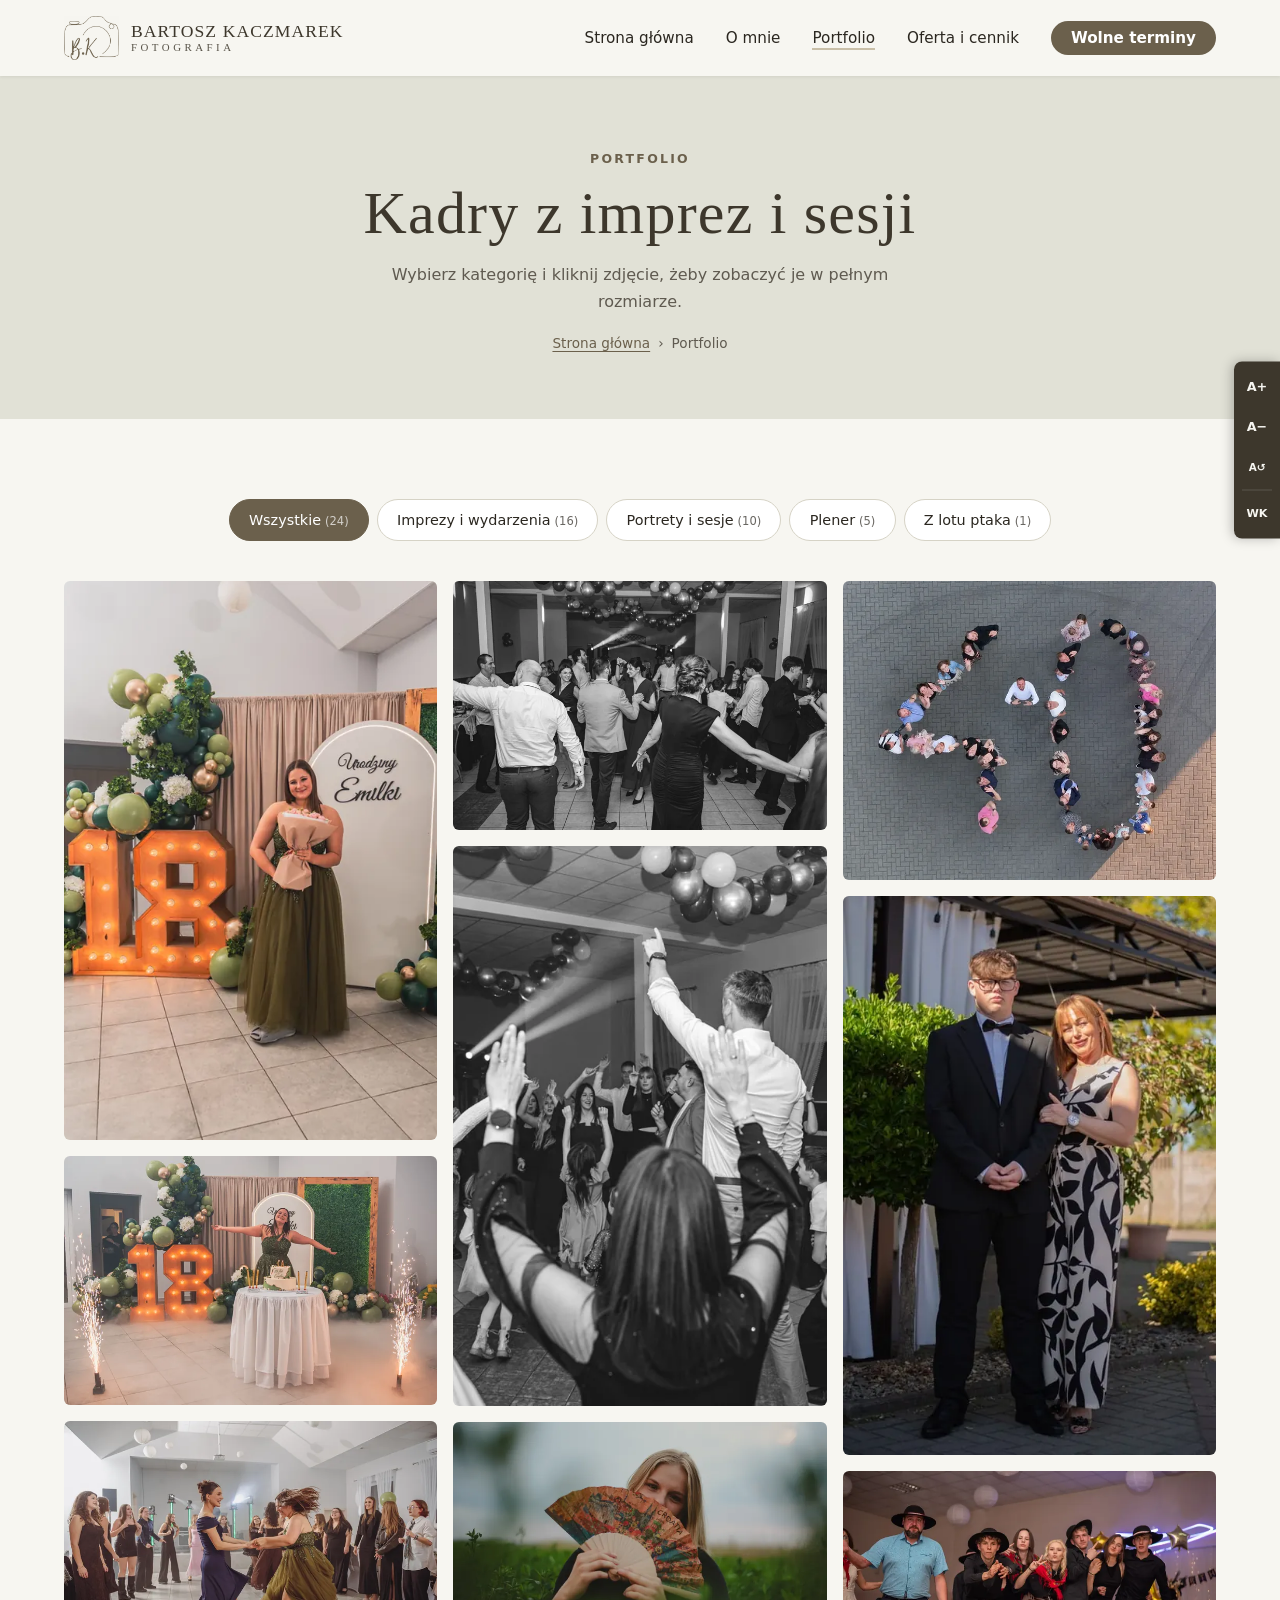
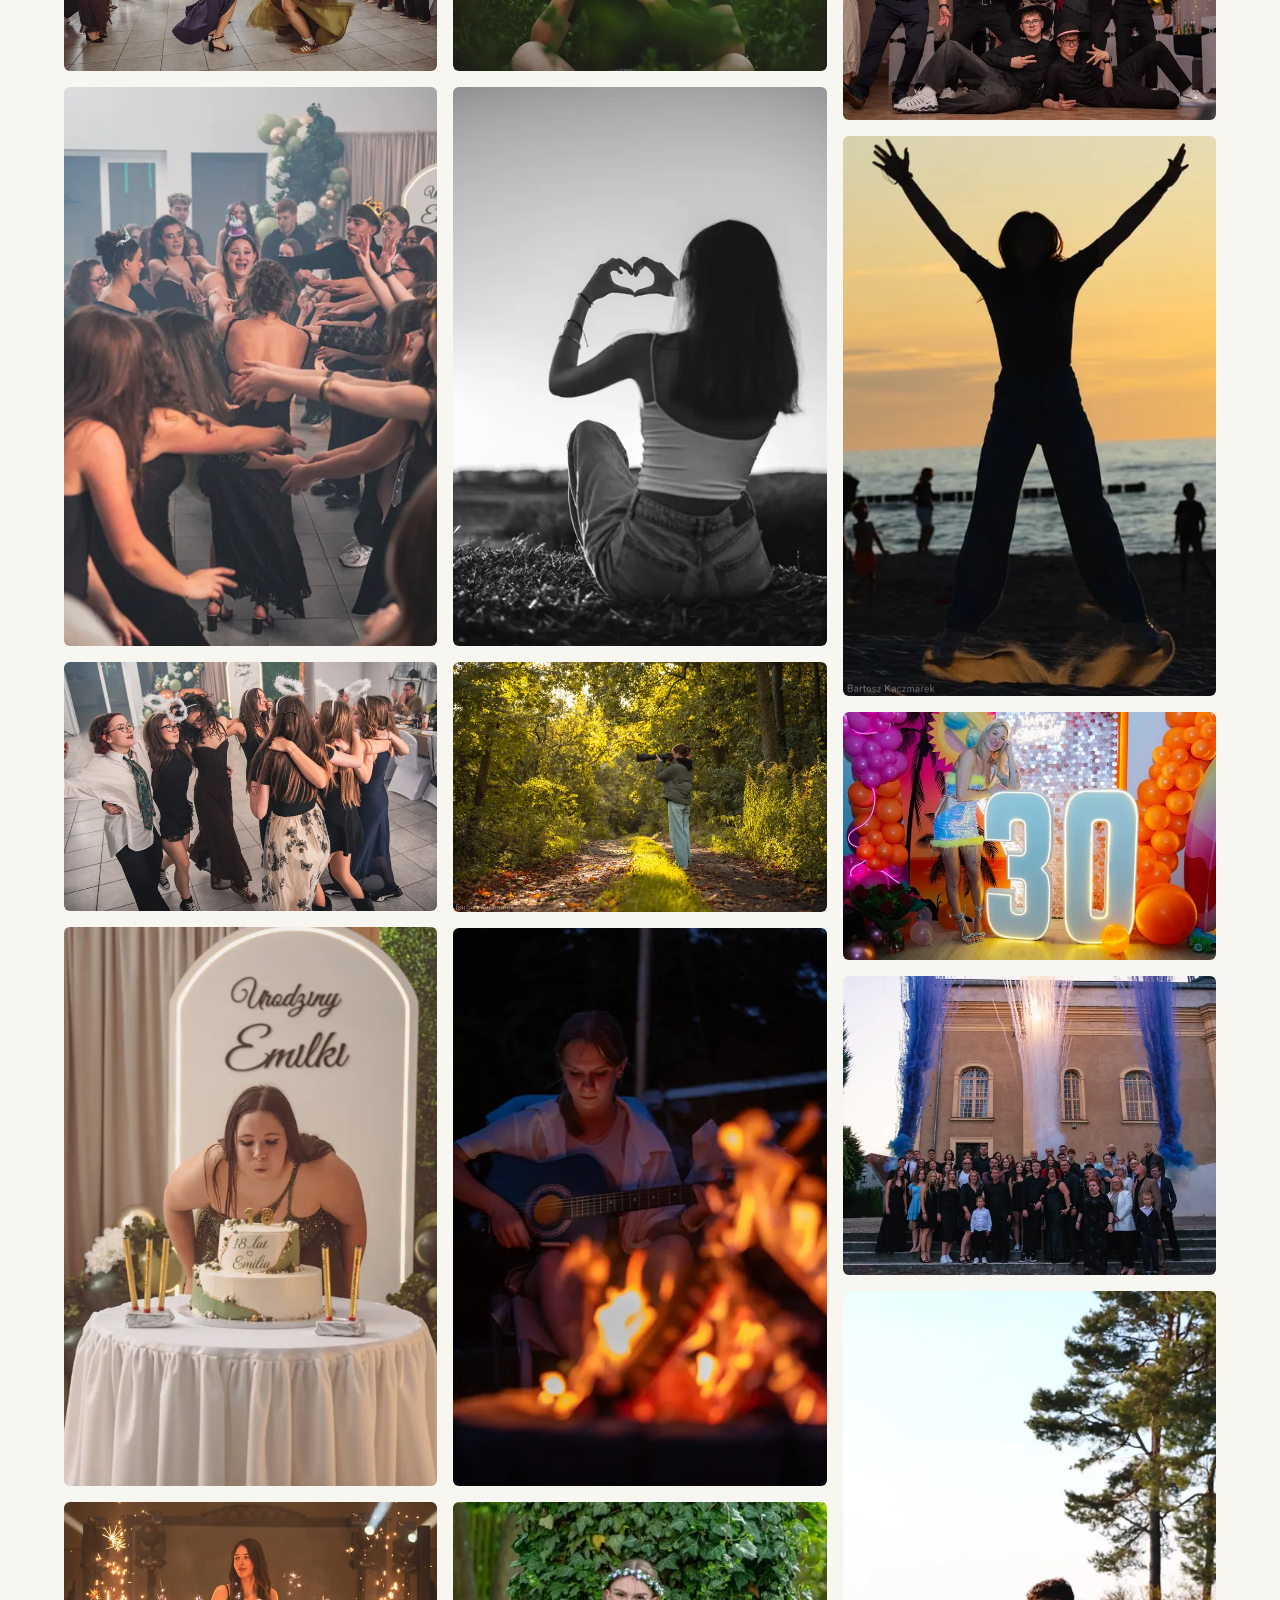
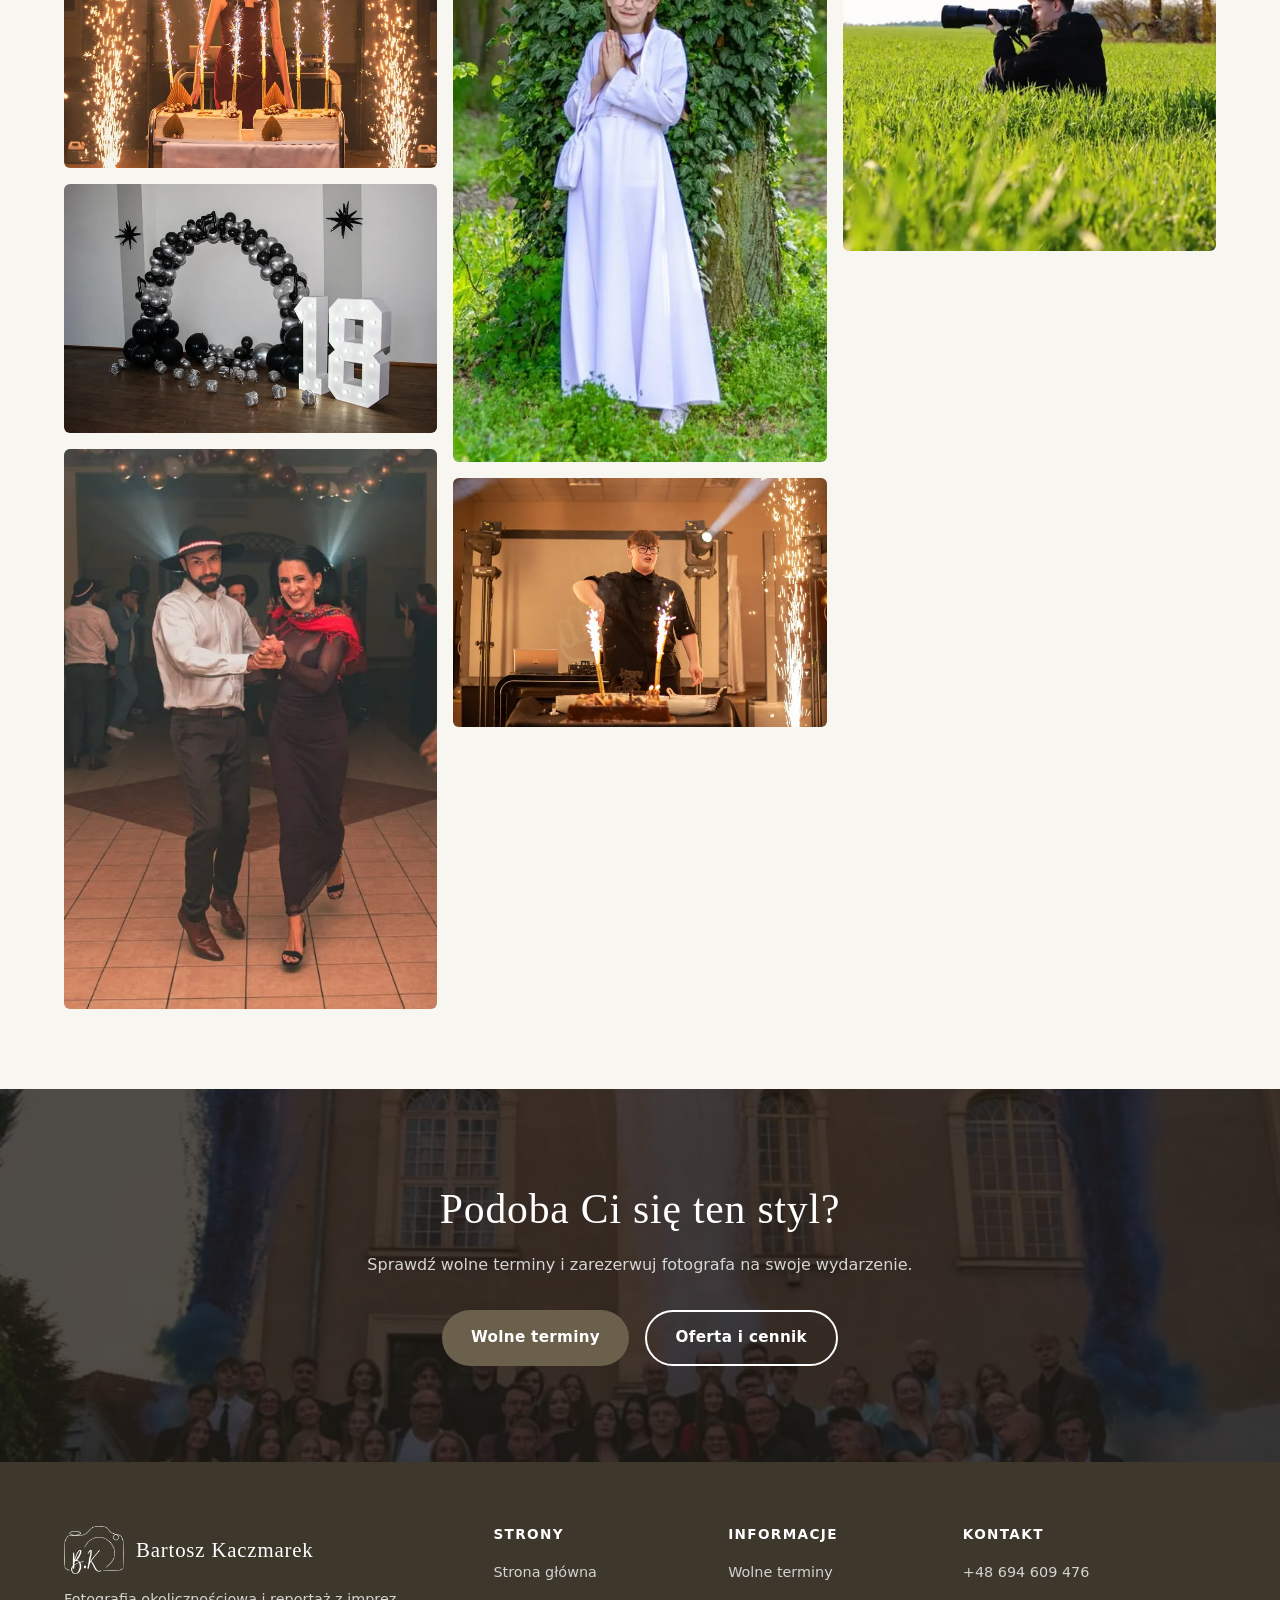
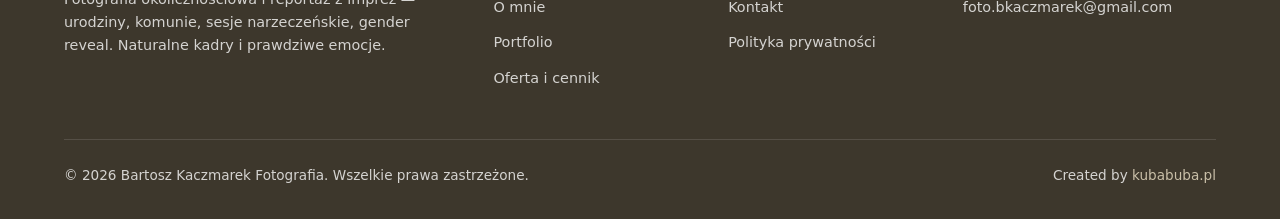
<file: portfolio.html>
<!DOCTYPE html>
<html lang="pl">
<head>
  <meta charset="UTF-8">
  <meta name="viewport" content="width=device-width, initial-scale=1.0">
  <title>Portfolio — Bartosz Kaczmarek Fotografia</title>
  <meta name="description" content="Zdjęcia z osiemnastek, urodzin, komunii i imprez rodzinnych, portrety i plenery. Zobacz portfolio Bartosza Kaczmarka.">
  <meta property="og:title" content="Portfolio — Bartosz Kaczmarek Fotografia">
  <meta property="og:description" content="Reportaże z imprez, portrety i plenery.">
  <meta property="og:type" content="website">
  <meta property="og:locale" content="pl_PL">
  <meta name="theme-color" content="#3d372c">
  <link rel="icon" type="image/png" href="favicon.png">
  <link rel="apple-touch-icon" href="apple-touch-icon.png">
  <link rel="stylesheet" href="assets/css/style.css">
</head>
<body data-page="portfolio" class="nav-solid">

  <div id="header-placeholder"></div>

  <main id="main">

    <div class="page-hero">
      <div class="container">
        <span class="label">Portfolio</span>
        <h1>Kadry z imprez i sesji</h1>
        <p>Wybierz kategorię i kliknij zdjęcie, żeby zobaczyć je w pełnym rozmiarze.</p>
        <nav class="breadcrumb" aria-label="Okruszki">
          <a href="index.html">Strona główna</a>
          <span aria-hidden="true">›</span>
          <span>Portfolio</span>
        </nav>
      </div>
    </div>

    <section>
      <div class="container">

        <div class="gallery-filters" role="group" aria-label="Filtruj zdjęcia">
          <button type="button" data-filter="all" aria-pressed="true">Wszystkie</button>
          <button type="button" data-filter="wydarzenia" aria-pressed="false">Imprezy i wydarzenia</button>
          <button type="button" data-filter="portrety" aria-pressed="false">Portrety i sesje</button>
          <button type="button" data-filter="plener" aria-pressed="false">Plener</button>
          <button type="button" data-filter="z-gory" aria-pressed="false">Z lotu ptaka</button>
        </div>

        <!--
          Nowe zdjęcie: wrzuć do assets/img/portfolio/ wersję pełną (maks. 1600 px) i -sm (maks. 720 px, .webp),
          skopiuj jeden <figure> i ustaw data-category (kilka kategorii oddziel spacją).
        -->
        <div class="gallery">
          <figure class="gallery-item" data-category="wydarzenia portrety">
            <button type="button" data-full="assets/img/portfolio/osiemnastka-solenizantka-bukiet.webp">
              <img src="assets/img/portfolio/osiemnastka-solenizantka-bukiet-sm.webp" alt="Solenizantka w zielonej sukni z bukietem kwiatów obok podświetlanego napisu 18 i girlandy z balonów" width="481" height="720" loading="lazy">
            </button>
            <figcaption><span>Osiemnastka</span>Solenizantka z bukietem</figcaption>
          </figure>

          <figure class="gallery-item" data-category="wydarzenia portrety">
            <button type="button" data-full="assets/img/portfolio/osiemnastka-solenizantka-tort.webp">
              <img src="assets/img/portfolio/osiemnastka-solenizantka-tort-sm.webp" alt="Solenizantka z rozłożonymi rękami za stołem z tortem, obok podświetlany napis 18, fontanny iskier i dym na parkiecie" width="720" height="481" loading="lazy">
            </button>
            <figcaption><span>Osiemnastka</span>Solenizantka z tortem</figcaption>
          </figure>

          <figure class="gallery-item" data-category="wydarzenia">
            <button type="button" data-full="assets/img/portfolio/osiemnastka-szalony-parkiet.webp">
              <img src="assets/img/portfolio/osiemnastka-szalony-parkiet-sm.webp" alt="Dwie dziewczyny w długich sukniach wirują w tańcu na środku sali, wokół kibicujący goście" width="720" height="481" loading="lazy">
            </button>
            <figcaption><span>Osiemnastka</span>Szalony parkiet</figcaption>
          </figure>

          <figure class="gallery-item" data-category="wydarzenia">
            <button type="button" data-full="assets/img/portfolio/osiemnastka-tance-z-goscmi.webp">
              <img src="assets/img/portfolio/osiemnastka-tance-z-goscmi-sm.webp" alt="Roześmiana solenizantka w urodzinowej czapeczce tańczy z gośćmi na parkiecie" width="481" height="720" loading="lazy">
            </button>
            <figcaption><span>Osiemnastka</span>Tańce z gośćmi</figcaption>
          </figure>

          <figure class="gallery-item" data-category="wydarzenia">
            <button type="button" data-full="assets/img/portfolio/osiemnastka-na-jednego.webp">
              <img src="assets/img/portfolio/osiemnastka-na-jednego-sm.webp" alt="Grupa przyjaciółek w opaskach z anielskimi aureolami tańczy objęta w kole na parkiecie" width="720" height="481" loading="lazy">
            </button>
            <figcaption><span>Osiemnastka</span>Na jednego</figcaption>
          </figure>

          <figure class="gallery-item" data-category="wydarzenia">
            <button type="button" data-full="assets/img/portfolio/osiemnastka-urodziny-emilii.webp">
              <img src="assets/img/portfolio/osiemnastka-urodziny-emilii-sm.webp" alt="Solenizantka zdmuchuje świeczki 1 i 8 na piętrowym torcie, obok złote zimne ognie" width="481" height="720" loading="lazy">
            </button>
            <figcaption><span>Osiemnastka</span>Osiemnaste urodziny Emilii</figcaption>
          </figure>

          <figure class="gallery-item" data-category="wydarzenia portrety">
            <button type="button" data-full="assets/img/portfolio/osiemnastka-tort.webp">
              <img src="assets/img/portfolio/osiemnastka-tort-sm.webp" alt="Solenizantka w bordowej sukience za tortem z liczbą 18, wokół zimne ognie i iskrzące fontanny" width="720" height="514" loading="lazy">
            </button>
            <figcaption><span>Osiemnastka</span>Tort i zimne ognie</figcaption>
          </figure>

          <figure class="gallery-item" data-category="wydarzenia">
            <button type="button" data-full="assets/img/portfolio/osiemnastka-dekoracje.webp">
              <img src="assets/img/portfolio/osiemnastka-dekoracje-sm.webp" alt="Dekoracja balonowa i podświetlany napis 18 na osiemnastce" width="720" height="480" loading="lazy">
            </button>
            <figcaption><span>Osiemnastka</span>Dekoracje przed przyjęciem</figcaption>
          </figure>

          <figure class="gallery-item" data-category="wydarzenia">
            <button type="button" data-full="assets/img/portfolio/osiemnastka-taniec-para.webp">
              <img src="assets/img/portfolio/osiemnastka-taniec-para-sm.webp" alt="Roześmiana para tańczy na parkiecie, mężczyzna w kapeluszu, kobieta z czerwoną chustą" width="480" height="720" loading="lazy">
            </button>
            <figcaption><span>Osiemnastka</span>Para na parkiecie</figcaption>
          </figure>

          <figure class="gallery-item" data-category="wydarzenia">
            <button type="button" data-full="assets/img/portfolio/osiemnastka-taniec-goscie.webp">
              <img src="assets/img/portfolio/osiemnastka-taniec-goscie-sm.webp" alt="Czarno-białe zdjęcie gości tańczących w kole na sali z balonami" width="720" height="480" loading="lazy">
            </button>
            <figcaption><span>Osiemnastka</span>Goście w tańcu</figcaption>
          </figure>

          <figure class="gallery-item" data-category="wydarzenia">
            <button type="button" data-full="assets/img/portfolio/osiemnastka-parkiet.webp">
              <img src="assets/img/portfolio/osiemnastka-parkiet-sm.webp" alt="Czarno-białe zdjęcie pełnego parkietu, goście bawią się z rękami w górze" width="480" height="720" loading="lazy">
            </button>
            <figcaption><span>Osiemnastka</span>Ręce w górę</figcaption>
          </figure>

          <figure class="gallery-item" data-category="portrety plener">
            <button type="button" data-full="assets/img/portfolio/portret-wachlarz.webp">
              <img src="assets/img/portfolio/portret-wachlarz-sm.webp" alt="Portret dziewczyny z wachlarzem w plenerze" width="720" height="481" loading="lazy">
            </button>
            <figcaption><span>Sesja portretowa</span>Plener z wachlarzem</figcaption>
          </figure>

          <figure class="gallery-item" data-category="portrety plener">
            <button type="button" data-full="assets/img/portfolio/julka-serce.webp">
              <img src="assets/img/portfolio/julka-serce-sm.webp" alt="Czarno-białe zdjęcie dziewczyny siedzącej tyłem i składającej dłonie w serce" width="481" height="720" loading="lazy">
            </button>
            <figcaption><span>Sesja portretowa</span>Serce z dłoni</figcaption>
          </figure>

          <figure class="gallery-item" data-category="portrety plener">
            <button type="button" data-full="assets/img/portfolio/julka-las.webp">
              <img src="assets/img/portfolio/julka-las-sm.webp" alt="Dziewczyna z aparatem fotograficznym na leśnej drodze w popołudniowym słońcu" width="720" height="481" loading="lazy">
            </button>
            <figcaption><span>Sesja portretowa</span>Leśna ścieżka</figcaption>
          </figure>

          <figure class="gallery-item" data-category="portrety">
            <button type="button" data-full="assets/img/portfolio/ognisko-gitara.webp">
              <img src="assets/img/portfolio/ognisko-gitara-sm.webp" alt="Dziewczyna gra na gitarze przy ognisku wieczorem" width="481" height="720" loading="lazy">
            </button>
            <figcaption><span>Portret</span>Wieczór przy ognisku</figcaption>
          </figure>

          <figure class="gallery-item" data-category="portrety">
            <button type="button" data-full="assets/img/portfolio/komunia-portret.webp">
              <img src="assets/img/portfolio/komunia-portret-sm.webp" alt="Dziewczynka w stroju komunijnym na tle bluszczu" width="480" height="720" loading="lazy">
            </button>
            <figcaption><span>Komunia</span>Portret w plenerze</figcaption>
          </figure>

          <figure class="gallery-item" data-category="wydarzenia">
            <button type="button" data-full="assets/img/portfolio/tort-fontanny.webp">
              <img src="assets/img/portfolio/tort-fontanny-sm.webp" alt="Wniesienie tortu z zimnymi ogniami podczas przyjęcia" width="720" height="480" loading="lazy">
            </button>
            <figcaption><span>Przyjęcie</span>Tort i zimne ognie</figcaption>
          </figure>

          <figure class="gallery-item" data-category="wydarzenia z-gory">
            <button type="button" data-full="assets/img/portfolio/czterdziestka-z-gory.webp">
              <img src="assets/img/portfolio/czterdziestka-z-gory-sm.webp" alt="Goście ułożeni w liczbę 40, zdjęcie z góry" width="720" height="576" loading="lazy">
            </button>
            <figcaption><span>Czterdziestka</span>Goście w kształcie liczby 40 — ujęcie z góry</figcaption>
          </figure>

          <figure class="gallery-item" data-category="portrety">
            <button type="button" data-full="assets/img/portfolio/mama-z-synem.webp">
              <img src="assets/img/portfolio/mama-z-synem-sm.webp" alt="Mama z synem w eleganckich strojach pozują przed budynkiem" width="481" height="720" loading="lazy">
            </button>
            <figcaption><span>Portret rodzinny</span>Mama z synem</figcaption>
          </figure>

          <figure class="gallery-item" data-category="wydarzenia">
            <button type="button" data-full="assets/img/portfolio/impreza-tematyczna.webp">
              <img src="assets/img/portfolio/impreza-tematyczna-sm.webp" alt="Goście w kapeluszach pozują na imprezie tematycznej" width="720" height="480" loading="lazy">
            </button>
            <figcaption><span>Impreza tematyczna</span>Zdjęcie grupowe gości</figcaption>
          </figure>

          <figure class="gallery-item" data-category="plener">
            <button type="button" data-full="assets/img/portfolio/plener-zachod-slonca.webp">
              <img src="assets/img/portfolio/plener-zachod-slonca-sm.webp" alt="Sylwetka z uniesionymi rękami na plaży o zachodzie słońca" width="480" height="720" loading="lazy">
            </button>
            <figcaption><span>Plener</span>Zachód słońca nad morzem</figcaption>
          </figure>

          <figure class="gallery-item" data-category="wydarzenia portrety">
            <button type="button" data-full="assets/img/portfolio/trzydziestka-portret.webp">
              <img src="assets/img/portfolio/trzydziestka-portret-sm.webp" alt="Solenizantka pozuje przy dekoracji z napisem 30" width="720" height="480" loading="lazy">
            </button>
            <figcaption><span>Trzydziestka</span>Portret solenizantki</figcaption>
          </figure>

          <figure class="gallery-item" data-category="wydarzenia">
            <button type="button" data-full="assets/img/portfolio/zdjecie-grupowe.webp">
              <img src="assets/img/portfolio/zdjecie-grupowe-sm.webp" alt="Zdjęcie grupowe gości przed budynkiem z kolorowym dymem" width="720" height="576" loading="lazy">
            </button>
            <figcaption><span>Uroczystość rodzinna</span>Zdjęcie grupowe</figcaption>
          </figure>

          <figure class="gallery-item" data-category="plener">
            <button type="button" data-full="assets/img/portfolio/fotograf-w-plenerze.webp">
              <img src="assets/img/portfolio/fotograf-w-plenerze-sm.webp" alt="Fotograf z aparatem leży w trawie podczas zdjęć" width="480" height="720" loading="lazy">
            </button>
            <figcaption><span>Za kulisami</span>W plenerze</figcaption>
          </figure>
        </div>

      </div>
    </section>

    <section id="cta">
      <div class="container">
        <h2 class="reveal">Podoba Ci się ten styl?</h2>
        <p class="reveal">Sprawdź wolne terminy i zarezerwuj fotografa na swoje wydarzenie.</p>
        <div class="cta-actions reveal">
          <a href="kontakt.html#terminy" class="btn btn-primary">Wolne terminy</a>
          <a href="oferta.html" class="btn btn-outline">Oferta i cennik</a>
        </div>
      </div>
    </section>

  </main>

  <!-- Lightbox -->
  <dialog class="lightbox" id="lightbox" aria-label="Podgląd zdjęcia">
    <span class="lightbox-counter"></span>
    <button type="button" class="lightbox-btn lightbox-close" aria-label="Zamknij podgląd">×</button>
    <button type="button" class="lightbox-btn lightbox-prev" aria-label="Poprzednie zdjęcie">‹</button>
    <figure>
      <img alt="">
      <figcaption></figcaption>
    </figure>
    <button type="button" class="lightbox-btn lightbox-next" aria-label="Następne zdjęcie">›</button>
  </dialog>

  <div id="footer-placeholder"></div>

  <script src="assets/js/components.js"></script>
  <script src="assets/js/main.js"></script>
  <script src="assets/js/booking.js"></script>
</body>
</html>
</file>
<file: assets/css/style.css>
/* ============================================================
   BARTOSZ KACZMAREK FOTOGRAFIA — Main Stylesheet
   Układ header/footer jak w Filar; kolory z logo (len + taupe)
   ============================================================ */

/* ── Custom Properties ───────────────────────────────────── */
:root {
  /* Brand colours (z logo: tło #E1E1D6, linia #8C7E64) */
  --color-primary:      #6b604c;
  --color-primary-dark: #3d372c;
  --color-accent:       #8c7e64;
  --color-accent-light: #c9bfa8;
  --color-text:         #2b2720;
  --color-text-light:   #5f5a50;
  --color-bg:           #f7f6f1;
  --color-bg-alt:       #e1e1d6;
  --color-border:       #d6d3c6;
  --color-white:        #ffffff;

  /* Calendar states */
  --cal-free:    #e3ecd9;
  --cal-free-bd: #7d9a62;

  /* Typography — bez zewnętrznych fontów */
  /* Tylko kroje z pełnymi polskimi znakami (Bodoni MT/Didot ich nie mają — litery z ogonkami
     wypadały z innego fontu). Palatino: Windows/macOS, dalej Georgia i systemowy szeryfowy. */
  --font-heading: 'Palatino Linotype', Palatino, 'Book Antiqua', Georgia, 'Noto Serif', serif;
  --font-body:    'Segoe UI', system-ui, -apple-system, sans-serif;
  --font-size-base: 1rem;
  --line-height:    1.7;

  /* Spacing */
  --section-pad: 5rem 0;
  --container-max: 1200px;
  --container-pad: 0 1.5rem;

  /* Shadows */
  --shadow-sm: 0 1px 3px rgba(43,39,32,.08);
  --shadow-md: 0 4px 16px rgba(43,39,32,.10);
  --shadow-lg: 0 8px 32px rgba(43,39,32,.14);

  /* Radius */
  --radius-sm: 6px;
  --radius-md: 12px;
  --radius-lg: 20px;

  /* Transitions */
  --transition: 0.25s ease;
}

/* ── Reset ───────────────────────────────────────────────── */
*, *::before, *::after { box-sizing: border-box; margin: 0; padding: 0; }

html { scroll-behavior: smooth; font-size: 16px; }

body {
  font-family: var(--font-body);
  font-size: var(--font-size-base);
  line-height: var(--line-height);
  color: var(--color-text);
  background: var(--color-bg);
  overflow-x: hidden;
}

/* Animacje wejścia (reveal-left/right) nie mogą poszerzać strony na telefonach */
main { overflow-x: clip; }

img { max-width: 100%; height: auto; display: block; }
a { color: inherit; text-decoration: none; }
ul, ol { list-style: none; }
button { cursor: pointer; border: none; background: none; font: inherit; color: inherit; }
input, textarea, select { font: inherit; }

:focus-visible { outline: 3px solid var(--color-accent); outline-offset: 3px; }

.skip-link {
  position: absolute; left: 1rem; top: -100px; z-index: 2000;
  background: var(--color-primary-dark); color: var(--color-white);
  padding: .5rem 1rem; border-radius: var(--radius-sm);
}
.skip-link:focus { top: 1rem; }

/* ── Typography ──────────────────────────────────────────── */
h1, h2, h3, h4, h5, h6 {
  font-family: var(--font-heading);
  line-height: 1.2;
  color: var(--color-primary-dark);
  font-weight: 500;
  letter-spacing: .02em;
}

h1 { font-size: clamp(2.1rem, 5.5vw, 3.75rem); }
h2 { font-size: clamp(1.7rem, 3.8vw, 2.6rem); }
h3 { font-size: clamp(1.2rem, 2.5vw, 1.5rem); }
h4 { font-size: 1.1rem; }

p { margin-bottom: 1rem; }
p:last-child { margin-bottom: 0; }

/* ── Container ───────────────────────────────────────────── */
.container {
  max-width: var(--container-max);
  width: 100%;
  margin: 0 auto;
  padding: var(--container-pad);
}

/* ── Section ─────────────────────────────────────────────── */
section { padding: var(--section-pad); }
section.alt { background: var(--color-bg-alt); }

.section-header {
  text-align: center;
  margin-bottom: 3rem;
}
.label,
.section-header .label {
  display: inline-block;
  font-size: .78rem;
  font-weight: 700;
  letter-spacing: .18em;
  text-transform: uppercase;
  color: var(--color-primary);
  margin-bottom: .5rem;
}
.section-header h2 { margin-bottom: .75rem; }
.section-header p {
  max-width: 620px;
  margin: 0 auto;
  color: var(--color-text-light);
}

/* ── Buttons ─────────────────────────────────────────────── */
.btn {
  display: inline-flex;
  align-items: center;
  gap: .5rem;
  padding: .8rem 1.8rem;
  border-radius: 50px;
  font-weight: 600;
  font-size: .95rem;
  letter-spacing: .02em;
  transition: background var(--transition), color var(--transition),
              transform var(--transition), box-shadow var(--transition);
}
.btn:hover { transform: translateY(-2px); box-shadow: var(--shadow-md); }
.btn:active { transform: translateY(0); }

.btn-primary {
  background: var(--color-primary);
  color: var(--color-white);
}
.btn-primary:hover { background: var(--color-primary-dark); }

.btn-outline {
  background: transparent;
  color: var(--color-white);
  border: 2px solid var(--color-white);
}
.btn-outline:hover {
  background: var(--color-white);
  color: var(--color-primary-dark);
}

.btn-outline-dark {
  background: transparent;
  color: var(--color-primary-dark);
  border: 2px solid var(--color-primary);
}
.btn-outline-dark:hover {
  background: var(--color-primary);
  color: var(--color-white);
}

/* ── Navigation ──────────────────────────────────────────── */
#navbar {
  position: fixed;
  top: 0; left: 0; right: 0;
  z-index: 1000;
  background: transparent;
  transition: background var(--transition), box-shadow var(--transition), padding var(--transition);
  padding: 1rem 0;
}
#navbar.scrolled {
  background: var(--color-bg);
  box-shadow: var(--shadow-sm);
  padding: .5rem 0;
}

.nav-inner {
  display: flex;
  align-items: center;
  justify-content: space-between;
  gap: 1rem;
}

.nav-logo {
  display: flex;
  align-items: center;
  gap: .75rem;
  color: var(--color-white);
  transition: color var(--transition);
}
.nav-logo img { height: 44px; width: auto; }
.nav-logo .logo-dark { display: none; }
#navbar.scrolled .nav-logo .logo-dark { display: block; }
#navbar.scrolled .nav-logo .logo-light { display: none; }
.nav-logo-text {
  display: flex;
  flex-direction: column;
  line-height: 1.1;
  font-family: var(--font-heading);
}
.nav-logo-text strong { font-weight: 500; font-size: 1.1rem; letter-spacing: .06em; text-transform: uppercase; }
.nav-logo-text span { font-size: .68rem; letter-spacing: .32em; text-transform: uppercase; opacity: .85; }
#navbar.scrolled .nav-logo { color: var(--color-primary-dark); }

.nav-links {
  display: flex;
  align-items: center;
  gap: 2rem;
}
.nav-links a {
  font-weight: 500;
  font-size: .95rem;
  color: rgba(255,255,255,.92);
  transition: color var(--transition);
  position: relative;
}
.nav-links a::after {
  content: '';
  position: absolute;
  bottom: -3px; left: 0;
  width: 0; height: 2px;
  background: var(--color-accent-light);
  transition: width var(--transition);
}
.nav-links a:hover::after,
.nav-links a.active::after { width: 100%; }
.nav-links a:hover { color: var(--color-white); }
#navbar.scrolled .nav-links a { color: var(--color-text); }
#navbar.scrolled .nav-links a::after { background: var(--color-accent); }
#navbar.scrolled .nav-links a:hover { color: var(--color-primary-dark); }

.nav-cta {
  background: var(--color-primary) !important;
  color: var(--color-white) !important;
  padding: .5rem 1.25rem;
  border-radius: 50px;
  font-weight: 700 !important;
  transition: background var(--transition) !important;
}
.nav-cta:hover { background: var(--color-primary-dark) !important; }
.nav-cta::after { display: none !important; }

.hamburger {
  display: none;
  flex-direction: column;
  gap: 5px;
  padding: .25rem;
  position: relative;
  z-index: 2;
}
.hamburger span {
  display: block;
  width: 24px; height: 2px;
  background: var(--color-white);
  border-radius: 2px;
  transition: transform var(--transition), opacity var(--transition);
}
#navbar.scrolled .hamburger span { background: var(--color-primary-dark); }
.hamburger.open span { background: var(--color-white) !important; }

.hamburger.open span:nth-child(1) { transform: translateY(7px) rotate(45deg); }
.hamburger.open span:nth-child(2) { opacity: 0; }
.hamburger.open span:nth-child(3) { transform: translateY(-7px) rotate(-45deg); }

/* Strony bez dużego zdjęcia w hero — od razu jasny pasek */
body.nav-solid #navbar { background: var(--color-bg); box-shadow: var(--shadow-sm); }
body.nav-solid .nav-logo { color: var(--color-primary-dark); }
body.nav-solid .nav-logo .logo-dark { display: block; }
body.nav-solid .nav-logo .logo-light { display: none; }
body.nav-solid .nav-links a { color: var(--color-text); }
body.nav-solid .hamburger span { background: var(--color-primary-dark); }

/* ── Footer ──────────────────────────────────────────────── */
#footer {
  background: var(--color-primary-dark);
  color: rgba(255,255,255,.78);
  padding: 4rem 0 2rem;
}
.footer-grid {
  display: grid;
  grid-template-columns: 2fr 1fr 1fr 1.3fr;
  gap: 2.5rem;
  margin-bottom: 3rem;
}
.footer-brand .logo {
  display: flex;
  align-items: center;
  gap: .75rem;
  font-family: var(--font-heading);
  font-size: 1.3rem;
  color: var(--color-white);
  margin-bottom: .9rem;
  letter-spacing: .04em;
}
.footer-brand .logo img { height: 48px; width: auto; }
.footer-brand p { font-size: .9rem; line-height: 1.6; }

.footer-col h4 {
  font-family: var(--font-body);
  color: var(--color-white);
  font-size: .85rem;
  font-weight: 700;
  letter-spacing: .1em;
  text-transform: uppercase;
  margin-bottom: 1rem;
}
.footer-col ul { display: flex; flex-direction: column; gap: .5rem; }
.footer-col ul a {
  font-size: .9rem;
  transition: color var(--transition);
  word-break: break-word;
}
.footer-col ul a:hover { color: var(--color-white); text-decoration: underline; }

.footer-bottom {
  border-top: 1px solid rgba(255,255,255,.12);
  padding-top: 1.5rem;
  display: flex;
  justify-content: space-between;
  align-items: center;
  font-size: .85rem;
  flex-wrap: wrap;
  gap: .5rem;
}
.footer-bottom p { margin: 0; }
.footer-bottom a { color: var(--color-accent-light); }
.footer-bottom a:hover { color: var(--color-white); }

/* ── Hero (zdjęcie na pełną szerokość) ───────────────────── */
#hero {
  min-height: 100vh;
  min-height: 100svh;
  display: flex;
  align-items: center;
  position: relative;
  overflow: hidden;
  color: var(--color-white);
  background: var(--color-primary-dark);
}
.hero-bg {
  position: absolute;
  inset: 0;
}
.hero-bg img {
  width: 100%; height: 100%;
  object-fit: cover;
  object-position: center 40%;
}
#hero::after {
  content: '';
  position: absolute;
  inset: 0;
  background: linear-gradient(90deg, rgba(30,26,20,.82) 0%, rgba(30,26,20,.55) 45%, rgba(30,26,20,.15) 100%);
}
.hero-inner {
  position: relative;
  z-index: 1;
  max-width: 680px;
  padding-top: 4rem;
}
.hero-label {
  display: inline-block;
  border: 1px solid rgba(255,255,255,.35);
  border-radius: 50px;
  padding: .3rem 1rem;
  font-size: .75rem;
  font-weight: 600;
  letter-spacing: .2em;
  text-transform: uppercase;
  margin-bottom: 1.5rem;
}
#hero h1 {
  color: var(--color-white);
  margin-bottom: 1.25rem;
}
#hero h1 em {
  font-style: italic;
  color: var(--color-accent-light);
}
#hero p {
  font-size: 1.12rem;
  color: rgba(255,255,255,.85);
  max-width: 560px;
  margin-bottom: 2rem;
}
.hero-actions { display: flex; gap: 1rem; flex-wrap: wrap; }

/* ── About (preview) ─────────────────────────────────────── */
.about-grid {
  display: grid;
  grid-template-columns: 1fr 1.1fr;
  gap: 4rem;
  align-items: center;
}
.about-image {
  border-radius: 200px 200px var(--radius-lg) var(--radius-lg);
  overflow: hidden;
  box-shadow: var(--shadow-lg);
  aspect-ratio: 3/4;
  max-height: 620px;
  background: var(--color-bg-alt);
}
.about-image img {
  width: 100%; height: 100%;
  object-fit: cover;
}
.about-content h2 { margin-bottom: 1rem; }
.about-content p { color: var(--color-text-light); }
.about-content .lead {
  font-family: var(--font-heading);
  font-size: 1.35rem;
  font-style: italic;
  color: var(--color-primary-dark);
}

.about-features {
  display: grid;
  grid-template-columns: 1fr 1fr;
  gap: .75rem;
  margin: 1.5rem 0 2rem;
}
.about-feature {
  display: flex;
  align-items: center;
  gap: .5rem;
  font-size: .92rem;
  font-weight: 500;
}
.about-feature::before {
  content: '✓';
  display: flex;
  align-items: center;
  justify-content: center;
  width: 20px; height: 20px;
  background: var(--color-primary);
  color: var(--color-white);
  border-radius: 50%;
  font-size: .7rem;
  font-weight: 800;
  flex-shrink: 0;
}

/* ── Services ────────────────────────────────────────────── */
.services-grid {
  display: grid;
  grid-template-columns: repeat(3, 1fr);
  gap: 1.5rem;
}
.service-card {
  background: var(--color-white);
  border: 1px solid var(--color-border);
  border-radius: var(--radius-md);
  overflow: hidden;
  transition: transform var(--transition), box-shadow var(--transition);
  display: flex;
  flex-direction: column;
}
.service-card:hover { transform: translateY(-6px); box-shadow: var(--shadow-lg); }
.service-photo {
  aspect-ratio: 4/3;
  overflow: hidden;
  background: var(--color-bg-alt);
}
.service-photo img { width: 100%; height: 100%; object-fit: cover; transition: transform .5s ease; }
.service-card:hover .service-photo img { transform: scale(1.05); }
.service-photo--empty { background: var(--color-bg-alt); }

/* Zdjęcia pionowe w przyciętych kaflach — kadr od góry, żeby nie ucinać głów */
img.img-top { object-position: center 8%; }
.service-body { padding: 1.75rem; display: flex; flex-direction: column; flex: 1; }
.service-num {
  font-size: .75rem;
  font-weight: 800;
  color: var(--color-accent);
  letter-spacing: .14em;
  margin-bottom: .5rem;
}
.service-card h3 { margin-bottom: .5rem; }
.service-card p { color: var(--color-text-light); font-size: .93rem; }
.service-tags {
  display: flex; flex-wrap: wrap; gap: .4rem;
  margin-top: auto; padding-top: 1rem;
}
.service-tags li {
  font-size: .75rem;
  background: var(--color-bg);
  border: 1px solid var(--color-border);
  border-radius: 50px;
  padding: .15rem .7rem;
  color: var(--color-text-light);
}

/* ── Portfolio preview (strona główna) ───────────────────── */
.portfolio-mosaic {
  display: grid;
  grid-template-columns: repeat(4, 1fr);
  grid-auto-rows: 220px;
  gap: .75rem;
}
.portfolio-mosaic a {
  position: relative;
  overflow: hidden;
  border-radius: var(--radius-sm);
  background: var(--color-bg-alt);
}
.portfolio-mosaic a:nth-child(1) { grid-column: span 2; grid-row: span 2; }
.portfolio-mosaic a:nth-child(4) { grid-row: span 2; }
.portfolio-mosaic img {
  width: 100%; height: 100%;
  object-fit: cover;
  transition: transform .5s ease, filter .5s ease;
}
.portfolio-mosaic a:hover img { transform: scale(1.05); filter: brightness(.85); }

/* ── Gallery (portfolio.html) ────────────────────────────── */
.gallery-filters {
  display: flex;
  flex-wrap: wrap;
  justify-content: center;
  gap: .5rem;
  margin-bottom: 2.5rem;
}
.gallery-filters button {
  padding: .5rem 1.2rem;
  border-radius: 50px;
  border: 1.5px solid var(--color-border);
  background: var(--color-white);
  font-size: .9rem;
  font-weight: 500;
  color: var(--color-text);
  transition: background var(--transition), color var(--transition), border-color var(--transition);
}
.gallery-filters button:hover { border-color: var(--color-primary); }
.gallery-filters button[aria-pressed="true"] {
  background: var(--color-primary);
  border-color: var(--color-primary);
  color: var(--color-white);
}
.gallery-filters .count { opacity: .7; font-size: .8em; margin-left: .25rem; }

.gallery {
  columns: 3 300px;
  column-gap: 1rem;
}
.gallery-item {
  break-inside: avoid;
  margin-bottom: 1rem;
  position: relative;
  border-radius: var(--radius-sm);
  overflow: hidden;
  background: var(--color-bg-alt);
}
.gallery-item[hidden] { display: none; }
.gallery-item button {
  display: block;
  width: 100%;
  padding: 0;
  cursor: zoom-in;
}
.gallery-item img {
  width: 100%;
  transition: transform .5s ease;
}
.gallery-item figcaption {
  position: absolute;
  left: 0; right: 0; bottom: 0;
  padding: 2rem 1rem .8rem;
  background: linear-gradient(transparent, rgba(30,26,20,.75));
  color: var(--color-white);
  font-size: .85rem;
  opacity: 0;
  transform: translateY(8px);
  transition: opacity var(--transition), transform var(--transition);
  pointer-events: none;
}
.gallery-item:hover img { transform: scale(1.04); }
.gallery-item:hover figcaption,
.gallery-item:focus-within figcaption { opacity: 1; transform: none; }
.gallery-item figcaption span {
  display: block;
  font-size: .7rem;
  letter-spacing: .14em;
  text-transform: uppercase;
  color: var(--color-accent-light);
}

/* ── Lightbox ────────────────────────────────────────────── */
.lightbox {
  border: none;
  padding: 0;
  margin: 0;
  width: 100vw;
  height: 100vh;
  max-width: none;
  max-height: none;
  background: rgba(20,18,14,.96);
  color: var(--color-white);
}
.lightbox::backdrop { background: rgba(20,18,14,.96); }
.lightbox[open] {
  display: flex;
  align-items: center;
  justify-content: center;
}
.lightbox figure {
  max-width: 92vw;
  max-height: 88vh;
  display: flex;
  flex-direction: column;
  align-items: center;
  gap: .75rem;
}
.lightbox img {
  max-width: 92vw;
  max-height: 80vh;
  width: auto;
  height: auto;
  object-fit: contain;
  border-radius: 4px;
  box-shadow: 0 10px 40px rgba(0,0,0,.5);
}
.lightbox figcaption { font-size: .9rem; color: rgba(255,255,255,.8); text-align: center; }
.lightbox-btn {
  position: absolute;
  width: 48px; height: 48px;
  border-radius: 50%;
  background: rgba(255,255,255,.1);
  color: var(--color-white);
  font-size: 1.6rem;
  line-height: 1;
  display: flex; align-items: center; justify-content: center;
  transition: background var(--transition);
}
.lightbox-btn:hover { background: rgba(255,255,255,.25); }
.lightbox-close { top: 1rem; right: 1rem; }
.lightbox-prev { left: 1rem; top: 50%; transform: translateY(-50%); }
.lightbox-next { right: 1rem; top: 50%; transform: translateY(-50%); }
.lightbox-counter { position: absolute; top: 1.4rem; left: 1.5rem; font-size: .85rem; color: rgba(255,255,255,.65); }

/* ── Pricing ─────────────────────────────────────────────── */
.pricing-grid {
  display: grid;
  grid-template-columns: repeat(3, 1fr);
  gap: 1.5rem;
  align-items: stretch;
}
.pricing-card {
  border: 1px solid var(--color-border);
  border-radius: var(--radius-md);
  padding: 2.5rem 2rem;
  background: var(--color-white);
  transition: transform var(--transition), box-shadow var(--transition);
  display: flex;
  flex-direction: column;
  text-align: center;
}
.pricing-card:hover { transform: translateY(-6px); box-shadow: var(--shadow-lg); }
.pricing-card.featured {
  background: var(--color-primary-dark);
  color: var(--color-white);
  border-color: transparent;
  box-shadow: var(--shadow-lg);
}
.pricing-card .plan-name {
  font-size: .8rem;
  font-weight: 700;
  letter-spacing: .18em;
  text-transform: uppercase;
  color: var(--color-primary);
  margin-bottom: .5rem;
}
.pricing-card.featured .plan-name { color: var(--color-accent-light); }
.pricing-hours {
  font-family: var(--font-heading);
  font-size: 1.5rem;
  color: var(--color-primary-dark);
  margin-bottom: 1rem;
}
.pricing-card.featured .pricing-hours { color: var(--color-white); }
.pricing-price {
  font-family: var(--font-heading);
  font-size: 2.2rem;
  color: var(--color-primary-dark);
  line-height: 1.1;
  margin-bottom: .25rem;
}
.pricing-card.featured .pricing-price { color: var(--color-white); }
.pricing-price small { font-size: .5em; }
.pricing-note { font-size: .85rem; color: var(--color-text-light); margin-bottom: 1.5rem; }
.pricing-card.featured .pricing-note { color: rgba(255,255,255,.7); }

.pricing-features {
  display: flex;
  flex-direction: column;
  gap: .6rem;
  margin-bottom: 2rem;
  text-align: left;
}
.pricing-features li {
  display: flex;
  align-items: flex-start;
  gap: .5rem;
  font-size: .92rem;
}
.pricing-features li::before {
  content: '✓';
  display: flex;
  align-items: center;
  justify-content: center;
  width: 18px; height: 18px;
  margin-top: .2rem;
  background: var(--color-bg-alt);
  color: var(--color-primary-dark);
  border-radius: 50%;
  font-size: .65rem;
  font-weight: 800;
  flex-shrink: 0;
}
.pricing-card.featured .pricing-features li { color: rgba(255,255,255,.9); }
.pricing-card.featured .pricing-features li::before { background: rgba(255,255,255,.15); color: var(--color-white); }
.pricing-card .btn { margin-top: auto; justify-content: center; }
.pricing-card.featured .btn-outline-dark { color: var(--color-white); border-color: var(--color-white); }
.pricing-card.featured .btn-outline-dark:hover { background: var(--color-white); color: var(--color-primary-dark); }

.pricing-extra {
  margin-top: 2rem;
  padding: 1.25rem 1.5rem;
  border-radius: var(--radius-md);
  background: var(--color-white);
  border: 1px dashed var(--color-accent);
  text-align: center;
  font-size: .95rem;
  color: var(--color-text-light);
}
.pricing-extra strong { color: var(--color-primary-dark); }

/* ── Process ─────────────────────────────────────────────── */
.process-grid {
  display: grid;
  grid-template-columns: repeat(4, 1fr);
  gap: 1.5rem;
  counter-reset: step;
}
.process-step {
  position: relative;
  padding: 1.75rem 1.5rem;
  background: var(--color-white);
  border-radius: var(--radius-md);
  border: 1px solid var(--color-border);
}
.process-step::before {
  counter-increment: step;
  content: '0' counter(step);
  display: block;
  font-family: var(--font-heading);
  font-size: 2.2rem;
  color: var(--color-accent);
  line-height: 1;
  margin-bottom: .75rem;
}
.process-step h3 { font-size: 1.15rem; margin-bottom: .4rem; }
.process-step p { font-size: .9rem; color: var(--color-text-light); }

/* ── Availability calendar ───────────────────────────────── */
.availability-grid {
  display: grid;
  grid-template-columns: 1fr 1.15fr;
  gap: 3rem;
  align-items: start;
}
.availability-info h2 { margin-bottom: 1rem; }
.availability-info p { color: var(--color-text-light); }
.availability-steps { margin: 1.5rem 0; display: grid; gap: .75rem; counter-reset: av; }
.availability-steps li {
  display: flex; gap: .75rem; align-items: flex-start;
  font-size: .95rem; color: var(--color-text);
}
.availability-steps li::before {
  counter-increment: av;
  content: counter(av);
  width: 26px; height: 26px; flex-shrink: 0;
  border-radius: 50%;
  background: var(--color-primary);
  color: var(--color-white);
  font-size: .8rem; font-weight: 700;
  display: flex; align-items: center; justify-content: center;
}

.cal {
  background: var(--color-white);
  border: 1px solid var(--color-border);
  border-radius: var(--radius-lg);
  padding: 1.5rem;
  box-shadow: var(--shadow-sm);
}
.cal-head {
  display: flex;
  align-items: center;
  justify-content: space-between;
  margin-bottom: 1rem;
}
.cal-title {
  font-family: var(--font-heading);
  font-size: 1.35rem;
  color: var(--color-primary-dark);
  text-transform: capitalize;
}
.cal-nav {
  width: 40px; height: 40px;
  border-radius: 50%;
  border: 1.5px solid var(--color-border);
  font-size: 1.2rem;
  display: flex; align-items: center; justify-content: center;
  transition: background var(--transition), border-color var(--transition);
}
.cal-nav:hover:not(:disabled) { border-color: var(--color-primary); background: var(--color-bg); }
.cal-nav:disabled { opacity: .3; cursor: default; }

.cal-table {
  width: 100%;
  border-collapse: separate;
  border-spacing: 4px;
  table-layout: fixed;
}
.cal-table th {
  font-size: .72rem;
  font-weight: 700;
  letter-spacing: .08em;
  text-transform: uppercase;
  color: var(--color-text-light);
  padding-bottom: .35rem;
}
.cal-table td { padding: 0; }
.cal-day {
  width: 100%;
  aspect-ratio: 1;
  min-height: 38px;
  border-radius: 8px;
  display: flex;
  flex-direction: column;
  align-items: center;
  justify-content: center;
  font-size: .92rem;
  font-weight: 500;
  border: 1.5px solid transparent;
  position: relative;
  line-height: 1.1;
}
.cal-day.is-off  { background: var(--color-bg); color: #9b968a; }
.cal-day.is-past { color: #c4bfb3; }
.cal-day.is-free {
  background: var(--cal-free);
  border-color: var(--cal-free-bd);
  color: #24401a;
  font-weight: 700;
  cursor: pointer;
  transition: transform var(--transition), box-shadow var(--transition), background var(--transition);
}
.cal-day.is-free:hover,
.cal-day.is-free:focus-visible {
  background: var(--cal-free-bd);
  color: var(--color-white);
  transform: scale(1.06);
  box-shadow: var(--shadow-md);
}
.cal-plus {
  font-size: 1rem;
  font-weight: 800;
  line-height: 1;
  color: var(--cal-free-bd);
}
.cal-day.is-free:hover .cal-plus,
.cal-day.is-free:focus-visible .cal-plus { color: var(--color-white); }
.cal-day.is-today { box-shadow: inset 0 0 0 2px var(--color-accent); }

.cal-legend {
  display: flex;
  flex-wrap: wrap;
  gap: .5rem 1.25rem;
  margin-top: 1rem;
  font-size: .82rem;
  color: var(--color-text-light);
}
.cal-legend span { display: inline-flex; align-items: center; gap: .4rem; }
.cal-legend i {
  width: 18px; height: 18px; border-radius: 5px;
  display: inline-flex; align-items: center; justify-content: center;
  font-style: normal; font-weight: 800; font-size: .75rem;
  border: 1.5px solid transparent;
}
.cal-legend .lg-free { background: var(--cal-free); border-color: var(--cal-free-bd); color: var(--cal-free-bd); }
.cal-legend .lg-off  { background: var(--color-bg); border-color: var(--color-border); }
.cal-empty { margin-top: .75rem; font-size: .88rem; color: var(--color-text-light); }
.cal-meta { margin-top: .75rem; font-size: .78rem; color: var(--color-text-light); }
.cal-meta.is-demo { color: #8a5a00; }
.cal-error {
  padding: 1rem;
  border-radius: var(--radius-sm);
  background: var(--color-bg);
  color: var(--color-text-light);
  font-size: .9rem;
}
.cal-error a { color: var(--color-primary-dark); font-weight: 600; text-decoration: underline; }

/* ── Modal (formularz zapytania) ─────────────────────────── */
.modal {
  border: none;
  padding: 0;
  margin: auto;
  width: min(640px, calc(100vw - 2rem));
  max-height: calc(100vh - 2rem);
  border-radius: var(--radius-lg);
  background: var(--color-white);
  color: var(--color-text);
  box-shadow: 0 20px 60px rgba(0,0,0,.35);
  overflow: auto;
  overscroll-behavior: contain;
}
.modal::backdrop { background: rgba(30,26,20,.65); backdrop-filter: blur(3px); }
.modal[open] { animation: modal-in .25s ease; }
@keyframes modal-in { from { opacity: 0; transform: translateY(16px); } to { opacity: 1; transform: none; } }
.modal-inner { position: relative; padding: 2.25rem 2.25rem 2rem; }
.modal-close {
  position: absolute; top: .9rem; right: .9rem;
  width: 40px; height: 40px; border-radius: 50%;
  font-size: 1.6rem; line-height: 1;
  color: var(--color-text-light);
  display: flex; align-items: center; justify-content: center;
  transition: background var(--transition);
}
.modal-close:hover { background: var(--color-bg); color: var(--color-text); }
.modal h2 { font-size: clamp(1.5rem, 3vw, 1.9rem); margin-bottom: .5rem; }
.modal-date {
  display: inline-block;
  background: var(--cal-free);
  border: 1.5px solid var(--cal-free-bd);
  color: #24401a;
  font-weight: 700;
  border-radius: 50px;
  padding: .3rem 1rem;
  margin-bottom: .75rem;
}
.modal-date::first-letter { text-transform: uppercase; }
.modal-intro { color: var(--color-text-light); font-size: .93rem; margin-bottom: 1.5rem; }
.modal .form-group { margin-bottom: 1rem; }
.modal .form-hint { margin: -.5rem 0 1rem; }
.modal-success { text-align: center; padding: 1rem 0; }
.modal-success h2:focus { outline: none; }
.modal-success p { color: var(--color-text-light); margin: 1rem auto 1.5rem; max-width: 440px; }
.success-icon {
  width: 64px; height: 64px; margin: 0 auto 1rem;
  border-radius: 50%;
  background: var(--cal-free);
  border: 2px solid var(--cal-free-bd);
  color: var(--cal-free-bd);
  font-size: 1.8rem; font-weight: 800;
  display: flex; align-items: center; justify-content: center;
}
.btn-block { width: 100%; justify-content: center; padding: 1rem; }
.optional { font-weight: 400; color: var(--color-text-light); }
.error-msg.form-group-error { display: none; font-size: .8rem; color: #c53030; margin: -.5rem 0 1rem; }
.error-msg.form-group-error.visible { display: block; }

.visually-hidden {
  position: absolute !important;
  width: 1px; height: 1px;
  padding: 0; margin: -1px;
  overflow: hidden; clip: rect(0 0 0 0);
  white-space: nowrap; border: 0;
}

/* ── FAQ ─────────────────────────────────────────────────── */
.faq-list { max-width: 760px; margin: 0 auto; }
.faq-item {
  border: 1px solid var(--color-border);
  border-radius: var(--radius-md);
  margin-bottom: .75rem;
  overflow: hidden;
}
.faq-question {
  width: 100%;
  display: flex;
  justify-content: space-between;
  align-items: center;
  padding: 1.25rem 1.5rem;
  background: var(--color-white);
  font-weight: 600;
  font-size: .95rem;
  text-align: left;
  gap: 1rem;
  transition: background var(--transition);
}
.faq-question:hover { background: var(--color-bg); }
.faq-question.open { background: var(--color-primary); color: var(--color-white); }

.faq-icon {
  width: 22px; height: 22px;
  border-radius: 50%;
  border: 2px solid currentColor;
  display: flex; align-items: center; justify-content: center;
  flex-shrink: 0;
  font-size: .85rem;
  transition: transform var(--transition);
}
.faq-question.open .faq-icon { transform: rotate(45deg); }

.faq-answer {
  max-height: 0;
  overflow: hidden;
  transition: max-height .35s ease, padding .35s ease;
  padding: 0 1.5rem;
  background: var(--color-white);
  color: var(--color-text-light);
  font-size: .95rem;
}
.faq-answer.open {
  max-height: 400px;
  padding: 1rem 1.5rem 1.25rem;
}

/* ── Quote ───────────────────────────────────────────────── */
.quote-band {
  text-align: center;
  padding: 4rem 0;
}
.quote-band blockquote {
  font-family: var(--font-heading);
  font-size: clamp(1.4rem, 3vw, 2rem);
  font-style: italic;
  color: var(--color-primary-dark);
  max-width: 760px;
  margin: 0 auto;
}
.quote-band cite {
  display: block;
  margin-top: 1rem;
  font-style: normal;
  font-size: .8rem;
  letter-spacing: .2em;
  text-transform: uppercase;
  color: var(--color-primary);
}

/* ── CTA Banner ──────────────────────────────────────────── */
#cta {
  background:
    linear-gradient(rgba(30,26,20,.78), rgba(30,26,20,.78)),
    url('../img/portfolio/zdjecie-grupowe.webp') center / cover no-repeat;
  color: var(--color-white);
  padding: 6rem 0;
  text-align: center;
}
#cta h2 { color: var(--color-white); margin-bottom: 1rem; }
#cta p { color: rgba(255,255,255,.8); max-width: 560px; margin: 0 auto 2rem; }
.cta-actions { display: flex; justify-content: center; gap: 1rem; flex-wrap: wrap; }

/* ── Page Hero ───────────────────────────────────────────── */
.page-hero {
  background: var(--color-bg-alt);
  padding: 9rem 0 4rem;
  text-align: center;
}
.page-hero h1 { margin-bottom: .75rem; }
.page-hero p { color: var(--color-text-light); max-width: 560px; margin: 0 auto; }
.breadcrumb {
  display: flex;
  justify-content: center;
  gap: .5rem;
  font-size: .85rem;
  margin-top: 1rem;
  color: var(--color-text-light);
}
.breadcrumb a { color: var(--color-primary); text-decoration: underline; text-underline-offset: 3px; }
.breadcrumb a:hover { color: var(--color-primary-dark); }

/* ── Contact ─────────────────────────────────────────────── */
.contact-grid {
  display: grid;
  grid-template-columns: 1fr 1.6fr;
  gap: 3rem;
  align-items: start;
}
.contact-info h3 { margin-bottom: 1.5rem; }
.contact-item {
  display: flex;
  gap: 1rem;
  margin-bottom: 1.5rem;
  align-items: flex-start;
}
.contact-icon {
  width: 44px; height: 44px;
  background: var(--color-bg-alt);
  color: var(--color-primary-dark);
  border-radius: 50%;
  display: flex; align-items: center; justify-content: center;
  flex-shrink: 0;
}
.contact-icon svg { width: 20px; height: 20px; }
.contact-item strong { display: block; font-size: .85rem; color: var(--color-text-light); margin-bottom: .2rem; }
.contact-item a { color: var(--color-primary-dark); font-weight: 600; word-break: break-word; }
.contact-item a:hover { text-decoration: underline; }

.contact-form {
  background: var(--color-white);
  border: 1px solid var(--color-border);
  border-radius: var(--radius-lg);
  padding: 2.5rem;
  box-shadow: var(--shadow-sm);
}
.contact-form h3 { margin-bottom: 1.5rem; }
.form-row { display: grid; grid-template-columns: 1fr 1fr; gap: 1rem; }
.form-group { margin-bottom: 1.25rem; }
.form-group label {
  display: block;
  font-size: .85rem;
  font-weight: 600;
  margin-bottom: .4rem;
  color: var(--color-text);
}
.form-group input,
.form-group textarea,
.form-group select {
  width: 100%;
  padding: .75rem 1rem;
  border: 1.5px solid var(--color-border);
  border-radius: var(--radius-sm);
  font-size: .95rem;
  transition: border-color var(--transition), box-shadow var(--transition);
  outline: none;
  background: var(--color-bg);
  color: var(--color-text);
}
.form-group input:focus,
.form-group textarea:focus,
.form-group select:focus {
  border-color: var(--color-primary);
  box-shadow: 0 0 0 3px rgba(107,96,76,.15);
}
.form-group input.error,
.form-group textarea.error,
.form-group select.error { border-color: #c53030; }
.form-group .error-msg {
  font-size: .8rem;
  color: #c53030;
  margin-top: .25rem;
  display: none;
}
.form-group .error-msg.visible { display: block; }
.form-group textarea { resize: vertical; min-height: 130px; }
.form-hint { font-size: .8rem; color: var(--color-text-light); margin-top: .3rem; }
.form-consent {
  display: flex;
  align-items: flex-start;
  gap: .6rem;
}
.form-consent input { width: auto; margin-top: .3rem; flex-shrink: 0; }
.form-consent label { font-size: .85rem; font-weight: 400; color: var(--color-text-light); }
.form-consent a { color: var(--color-primary-dark); text-decoration: underline; }

.hp-field {
  position: absolute !important;
  left: -9999px !important;
  width: 1px; height: 1px;
  overflow: hidden;
}

.form-status {
  padding: .75rem 1rem;
  border-radius: var(--radius-sm);
  font-size: .9rem;
  margin-top: 1rem;
  display: none;
}
.form-status.success {
  display: block;
  background: #f0f7ec;
  color: #2f5a1e;
  border: 1px solid #a9cf94;
}
.form-status.error-status {
  display: block;
  background: #fff5f5;
  color: #c53030;
  border: 1px solid #feb2b2;
}

/* ── Legal text ──────────────────────────────────────────── */
.legal { max-width: 800px; margin: 0 auto; }
.legal h2 { font-size: 1.4rem; margin: 2rem 0 .75rem; }
.legal ul { list-style: disc; padding-left: 1.25rem; margin-bottom: 1rem; }
.legal li { margin-bottom: .35rem; }
.legal a { color: var(--color-primary-dark); text-decoration: underline; }

/* ── Reveal animations ───────────────────────────────────── */
.reveal {
  opacity: 0;
  transform: translateY(30px);
  transition: opacity .6s ease, transform .6s ease;
}
.reveal.visible {
  opacity: 1;
  transform: translateY(0);
}
.reveal-left  { opacity: 0; transform: translateX(-40px); transition: opacity .6s ease, transform .6s ease; }
.reveal-right { opacity: 0; transform: translateX(40px);  transition: opacity .6s ease, transform .6s ease; }
.reveal-left.visible,
.reveal-right.visible { opacity: 1; transform: translateX(0); }

@media (prefers-reduced-motion: reduce) {
  html { scroll-behavior: auto; }
  *, *::before, *::after { transition-duration: .01ms !important; animation-duration: .01ms !important; }
  .reveal, .reveal-left, .reveal-right { opacity: 1; transform: none; }
}

/* ── Responsive ──────────────────────────────────────────── */
@media (max-width: 1024px) {
  .footer-grid   { grid-template-columns: 1fr 1fr; }
  .services-grid { grid-template-columns: 1fr 1fr; }
  .pricing-grid  { grid-template-columns: 1fr 1fr; }
  .process-grid  { grid-template-columns: 1fr 1fr; }
  .availability-grid { grid-template-columns: 1fr; gap: 2rem; }
  .portfolio-mosaic { grid-template-columns: repeat(3, 1fr); }
  .portfolio-mosaic a:nth-child(4) { grid-row: span 1; }
  .portfolio-mosaic a:nth-child(n+7) { display: none; }
}

@media (max-width: 768px) {
  :root { --section-pad: 3.5rem 0; }

  .hamburger { display: flex; }

  /* Panel stoi w obrębie ekranu i jest ukryty przez clip-path —
     schowany za krawędzią (right:-100%) poszerzał stronę na telefonach */
  .nav-links {
    position: fixed;
    top: 0; right: 0;
    width: min(80vw, 300px);
    height: 100vh;
    height: 100dvh;
    background: var(--color-primary-dark);
    flex-direction: column;
    align-items: flex-start;
    padding: 5rem 2rem 2rem;
    gap: 1.5rem;
    clip-path: inset(0 0 0 100%);
    visibility: hidden;
    transition: clip-path .3s ease, visibility .3s;
    box-shadow: var(--shadow-lg);
  }
  .nav-links.open { clip-path: inset(0 0 0 0); visibility: visible; }
  .nav-links a,
  #navbar.scrolled .nav-links a,
  body.nav-solid .nav-links a { color: rgba(255,255,255,.88); font-size: 1.05rem; }
  .nav-links a:hover { color: var(--color-white); }
  .nav-logo-text span { display: none; }

  #hero::after { background: linear-gradient(180deg, rgba(30,26,20,.45) 0%, rgba(30,26,20,.82) 100%); }
  .about-grid { grid-template-columns: 1fr; gap: 2.5rem; }
  .about-image { max-height: 460px; aspect-ratio: 4/5; }
  .services-grid { grid-template-columns: 1fr; }
  .pricing-grid { grid-template-columns: 1fr; }
  .process-grid { grid-template-columns: 1fr; }
  .contact-grid { grid-template-columns: 1fr; }
  .contact-form { padding: 1.5rem; }
  .form-row { grid-template-columns: 1fr; }
  .about-features { grid-template-columns: 1fr; }
  .portfolio-mosaic { grid-template-columns: 1fr 1fr; grid-auto-rows: 160px; }
  .portfolio-mosaic a:nth-child(4) { grid-row: span 1; }
  .portfolio-mosaic a:nth-child(n+6) { display: none; }
  .cal { padding: 1rem; }
  .modal-inner { padding: 1.75rem 1.25rem 1.5rem; }
  .cal-table { border-spacing: 3px; }
  .lightbox-prev, .lightbox-next { top: auto; bottom: 1rem; transform: none; }
}

@media (max-width: 480px) {
  .footer-grid { grid-template-columns: 1fr; }
  .cal-day { font-size: .82rem; border-radius: 6px; }
}

/* ── Drobne ──────────────────────────────────────────────── */
.text-link {
  color: var(--color-primary-dark);
  font-weight: 600;
  text-decoration: underline;
  text-underline-offset: 3px;
}
.text-link:hover { color: var(--color-primary); }
</file>
